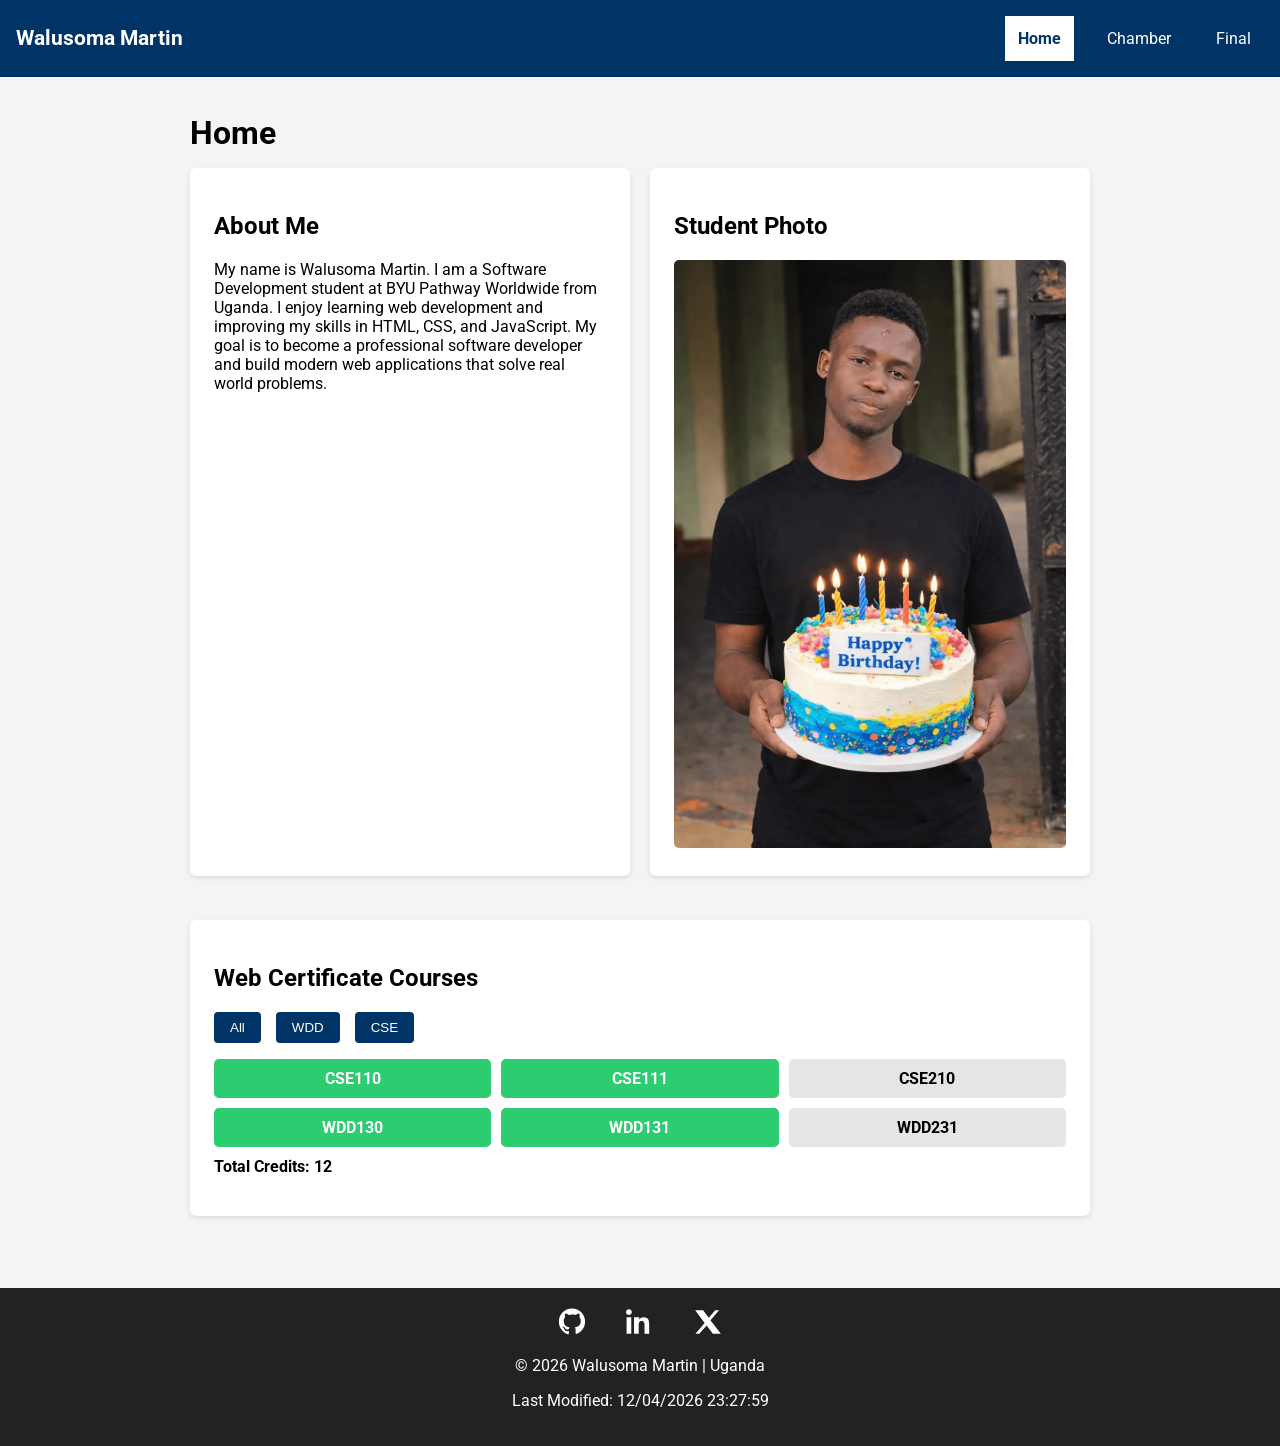
<file: index.html>
<!DOCTYPE html>
<html lang="en">
<head>

<meta charset="UTF-8">
<meta name="viewport" content="width=device-width, initial-scale=1.0">

<title>WDD231 Course Home | Walusoma Martin</title>

<meta name="description" content="Home page for Walusoma Martin, Software Development student at BYU Pathway Worldwide.">

<meta name="author" content="Walusoma Martin">

<link rel="preconnect" href="https://fonts.googleapis.com">
<link rel="preconnect" href="https://fonts.gstatic.com" crossorigin>
<link href="https://fonts.googleapis.com/css2?family=Roboto:wght@300;400;700&display=swap" rel="stylesheet">

<link rel="stylesheet" href="styles/small.css">
<link rel="stylesheet" href="styles/larger.css">

<script src="scripts/navigation.js" defer></script>
<script src="scripts/date.js" defer></script>
<script src="scripts/course.js" defer></script>

</head>

<body>

<header>

<div class="logo">
<span>Walusoma Martin</span>
</div>

<button id="menu">☰</button>

<nav>
<ul class="navigation">

<li><a class="active" href="index.html">Home</a></li>
<li><a href="chamber/directory.html">Chamber</a></li>
<li><a href="final/index.html">Final</a></li>

</ul>
</nav>

</header>

<main>

<h1>Home</h1>
<div class="home-grid">
<section class="card">

<h2>About Me</h2>

<p>
My name is Walusoma Martin. I am a Software Development student at BYU Pathway Worldwide from Uganda. I enjoy learning web development and improving my skills in HTML, CSS, and JavaScript. My goal is to become a professional software developer and build modern web applications that solve real world problems.
</p>

</section>

<section class="card">

<h2>Student Photo</h2>

<img src="images/profile.webp" alt="Photo of Walusoma Martin">

</section>

<section class="card">

<h2>Web Certificate Courses</h2>

<div class="buttons">

<button id="all">All</button>
<button id="wdd">WDD</button>
<button id="cse">CSE</button>

</div>

<div id="courses"></div>

<p class="credits">Total Credits: <span id="totalCredits"></span></p>

</section>
</div>
</main>

<footer>

<div class="social">

<a href="https://github.com/walusoma" target="_blank" aria-label="GitHub Profile">
<svg xmlns="http://www.w3.org/2000/svg" width="28" height="28" fill="white" viewBox="0 0 24 24">
<path d="M12 .5C5.73.5.75 5.48.75 11.75c0 5.02 3.26 9.27 7.78 10.77.57.1.78-.25.78-.55v-2.17c-3.16.69-3.83-1.53-3.83-1.53-.52-1.32-1.27-1.67-1.27-1.67-1.04-.71.08-.7.08-.7 1.15.08 1.75 1.18 1.75 1.18 1.02 1.74 2.67 1.24 3.32.95.1-.74.4-1.24.72-1.52-2.52-.29-5.17-1.26-5.17-5.62 0-1.24.44-2.26 1.17-3.06-.12-.29-.51-1.47.11-3.07 0 0 .96-.31 3.15 1.17a10.9 10.9 0 012.87-.39c.97 0 1.95.13 2.87.39 2.18-1.48 3.14-1.17 3.14-1.17.63 1.6.24 2.78.12 3.07.73.8 1.16 1.82 1.16 3.06 0 4.37-2.66 5.33-5.19 5.61.41.35.77 1.03.77 2.08v3.08c0 .31.2.66.79.55A11.27 11.27 0 0023.25 11.75C23.25 5.48 18.27.5 12 .5z"/>
</svg>
</a>

<a href="https://www.linkedin.com/in/walusoma-martin" target="_blank" aria-label="LinkedIn Profile">
<svg xmlns="http://www.w3.org/2000/svg" width="28" height="28" fill="white" viewBox="0 0 24 24">
<path d="M4.98 3.5C4.98 4.88 3.87 6 2.49 6S0 4.88 0 3.5 1.11 1 2.49 1s2.49 1.12 2.49 2.5zM.5 8h4v14h-4V8zm7 0h3.8v1.9h.05c.53-1 1.83-2.05 3.76-2.05 4.02 0 4.76 2.65 4.76 6.1V22h-4v-6.98c0-1.66-.03-3.8-2.31-3.8-2.31 0-2.67 1.8-2.67 3.67V22h-4V8z"/>
</svg>
</a>

<a href="https://x.com/Da_Artin256" target="_blank" aria-label="X Profile">
<svg xmlns="http://www.w3.org/2000/svg" width="28" height="28" fill="white" viewBox="0 0 24 24">
<path d="M18.244 2H21.5l-7.4 8.46L23 22h-6.828l-5.35-7.007L4.5 22H1.244l7.92-9.053L1 2h6.828l4.84 6.35L18.244 2z"/>
</svg>
</a>

</div>

<p>© <span id="year"></span> Walusoma Martin | Uganda</p>

<p>Last Modified: <span id="lastModified"></span></p>

</footer>

</body>
</html>
</file>
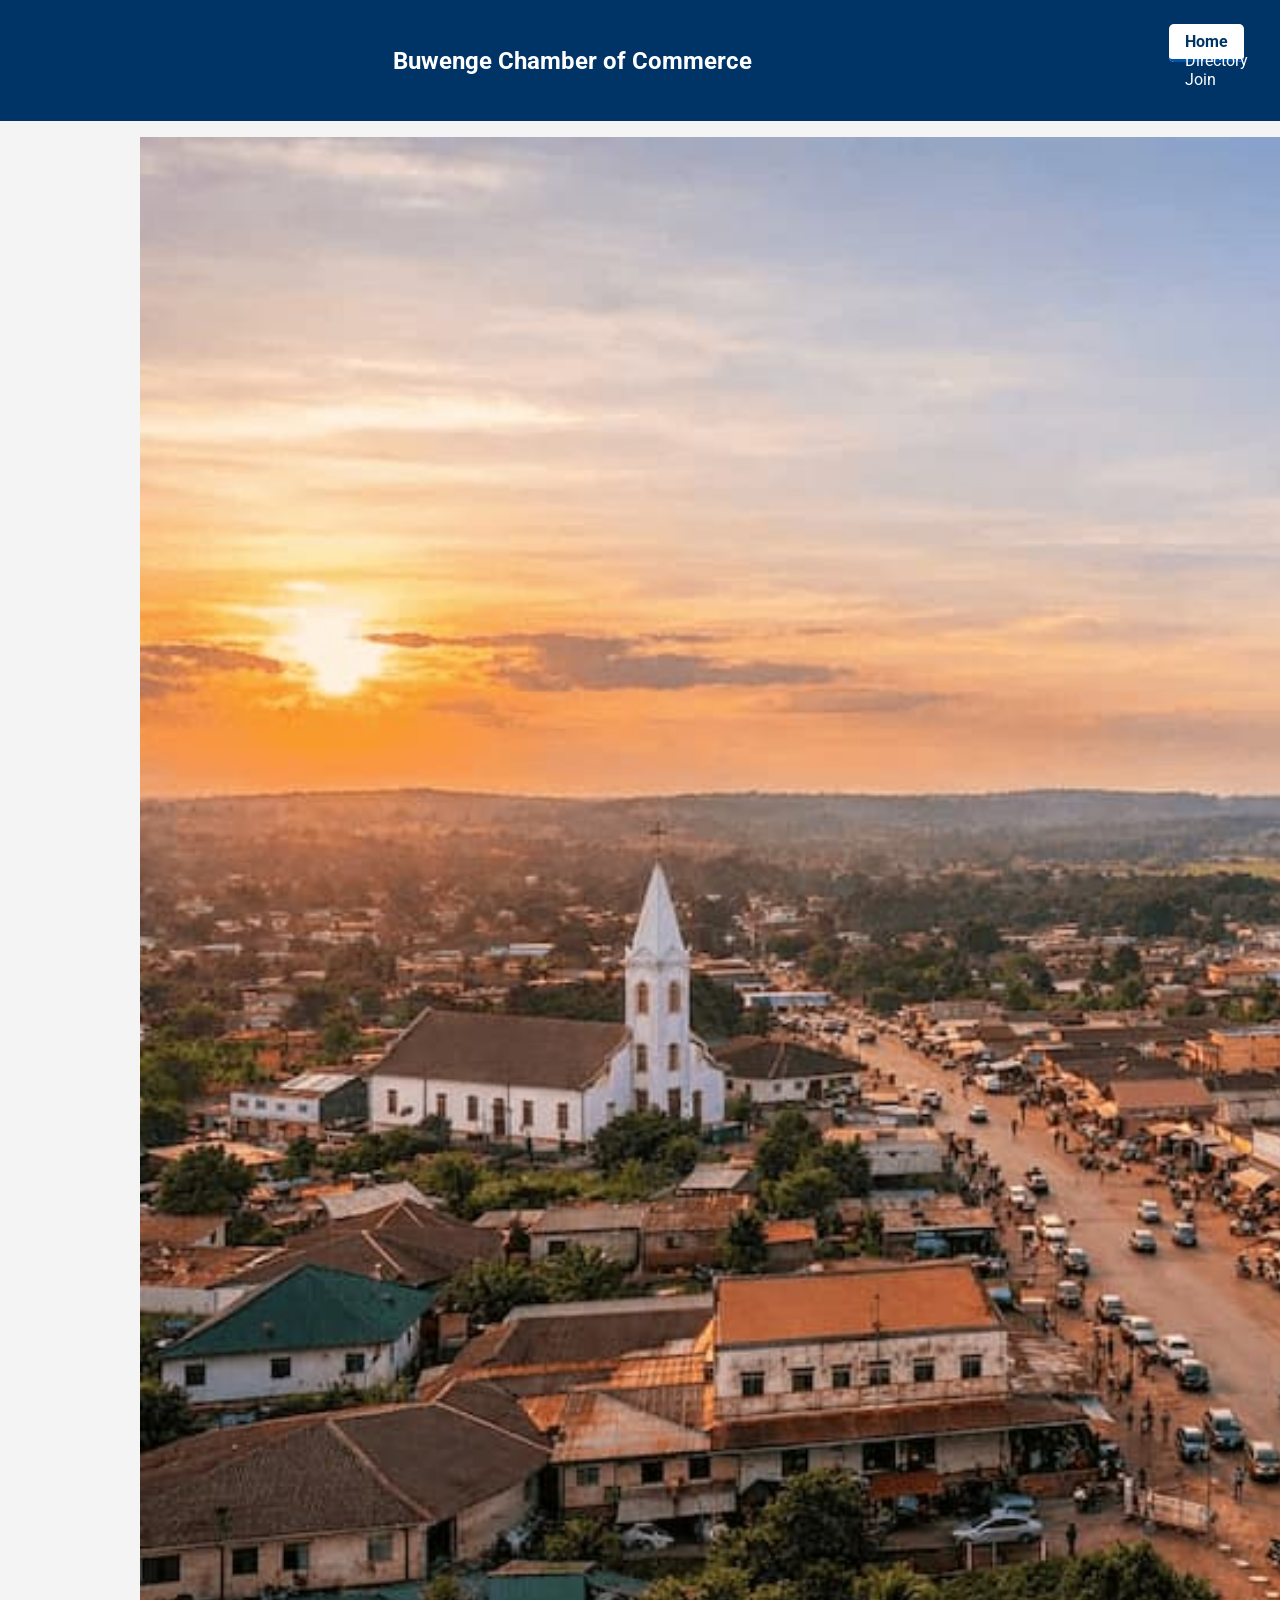
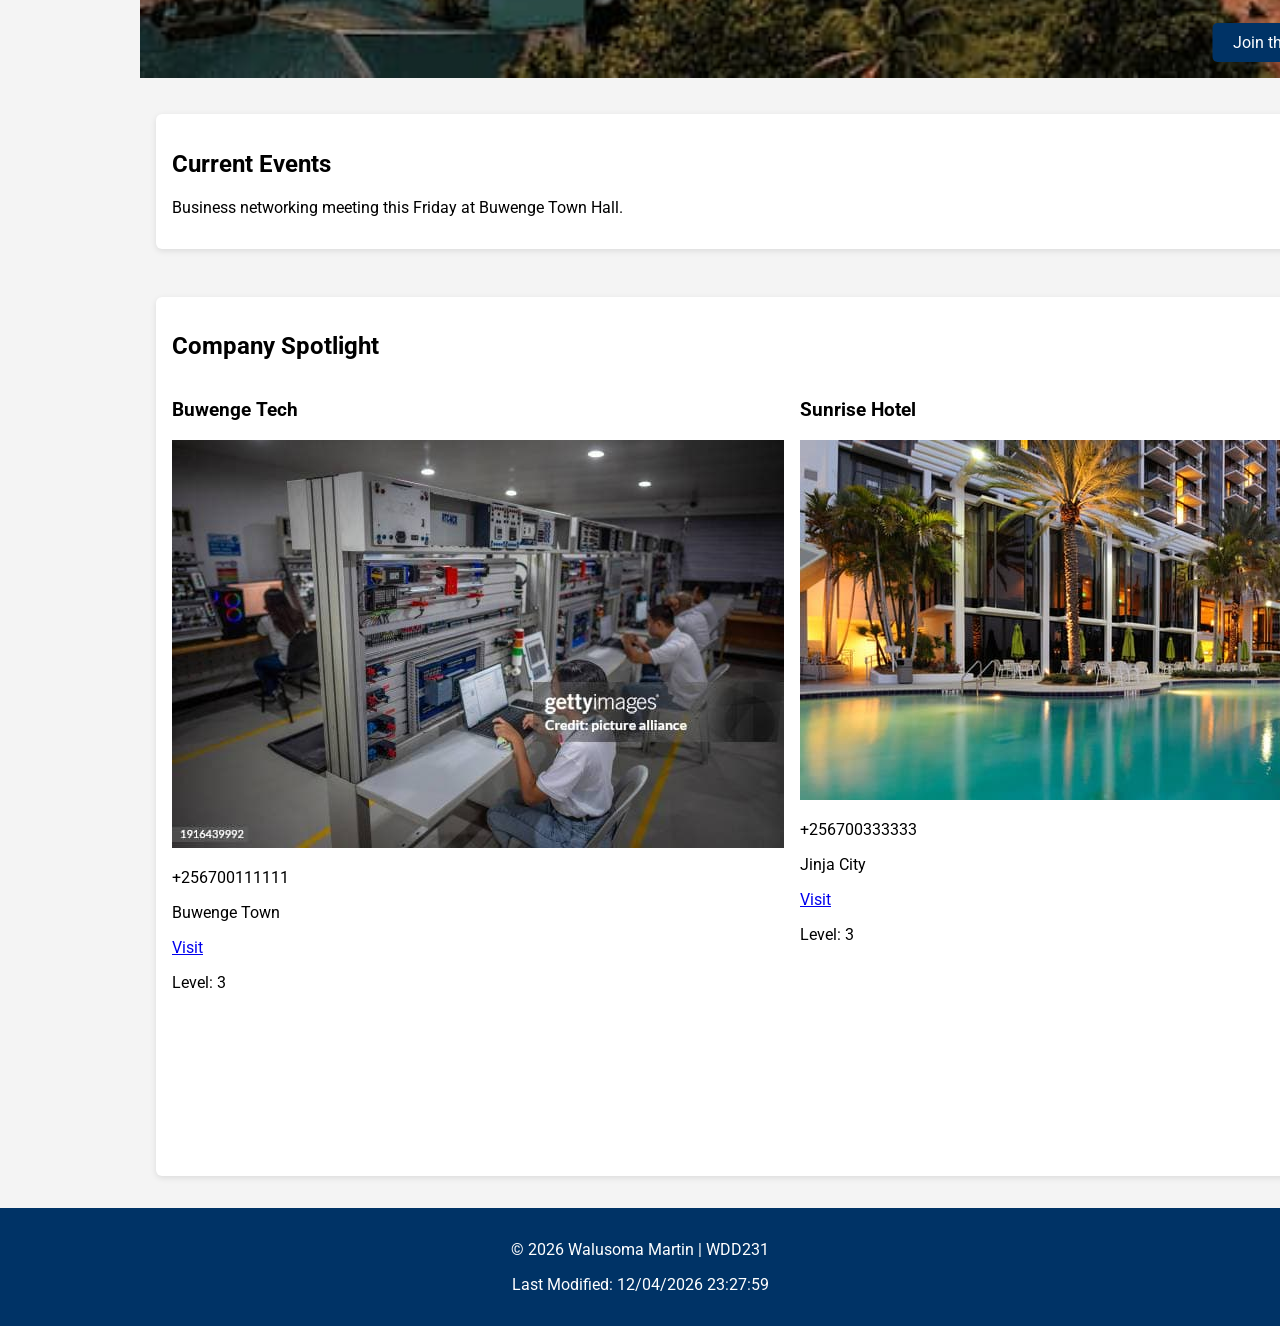
<file: chamber/index.html>
<!DOCTYPE html>
<html lang="en">
<head>
<meta charset="UTF-8">
<meta name="viewport" content="width=device-width, initial-scale=1.0">

<title>Buwenge Chamber of Commerce</title>
<meta name="description" content="Welcome to Buwenge Chamber of Commerce. Discover businesses, events, and opportunities.">
<meta name="author" content="Walusoma Martin">

<meta property="og:title" content="Buwenge Chamber of Commerce Home">
<meta property="og:description" content="Explore businesses, events, and opportunities in Buwenge with our Chamber of Commerce.">
<meta property="og:image" content="https://walusoma.github.io/wdd231/chamber/images/hero.jpg">
<meta property="og:url" content="https://walusoma.github.io/wdd231/chamber/index.html">

<link rel="preconnect" href="https://fonts.googleapis.com">
<link rel="preconnect" href="https://fonts.gstatic.com" crossorigin>
<link href="https://fonts.googleapis.com/css2?family=Roboto&display=swap" rel="stylesheet">

<link rel="icon" href="images/favicon.ico">

<link rel="stylesheet" href="styles/small.css">
<link rel="stylesheet" href="styles/larger.css">

<script src="scripts/navigation.js" defer></script>
<script src="scripts/date.js" defer></script>
<script src="scripts/weather.js" defer></script>
<script src="scripts/spotlight.js" defer></script>

</head>

<body>

<header>
  <h1>Buwenge Chamber of Commerce</h1>

  <button id="menu">☰</button>

  <nav>
    <ul class="navigation">
      <li><a href="index.html" class="active">Home</a></li>
      <li><a href="directory.html">Directory</a></li>
      <li><a href="join.html">Join</a></li>
    </ul>
  </nav>
</header>

<main>

<section class="hero">
  <img src="images/hero.jpg" alt="View of Buwenge town">

  <a href="join.html" class="cta">Join the Chamber</a>
</section>

<section class="card">
  <h2>Current Events</h2>
  <p>Business networking meeting this Friday at Buwenge Town Hall.</p>
</section>

<section class="card">
  <h2>Weather</h2>
  <p id="temp"></p>
  <p id="desc"></p>
  <div id="forecast"></div>
</section>

<section class="card">
  <h2>Company Spotlight</h2>
  <div id="spotlights"></div>
</section>

</main>

<footer>
  <p>&copy; <span id="year"></span> Walusoma Martin | WDD231</p>
  <p>Last Modified: <span id="lastModified"></span></p>
</footer>

</body>
</html>
</file>
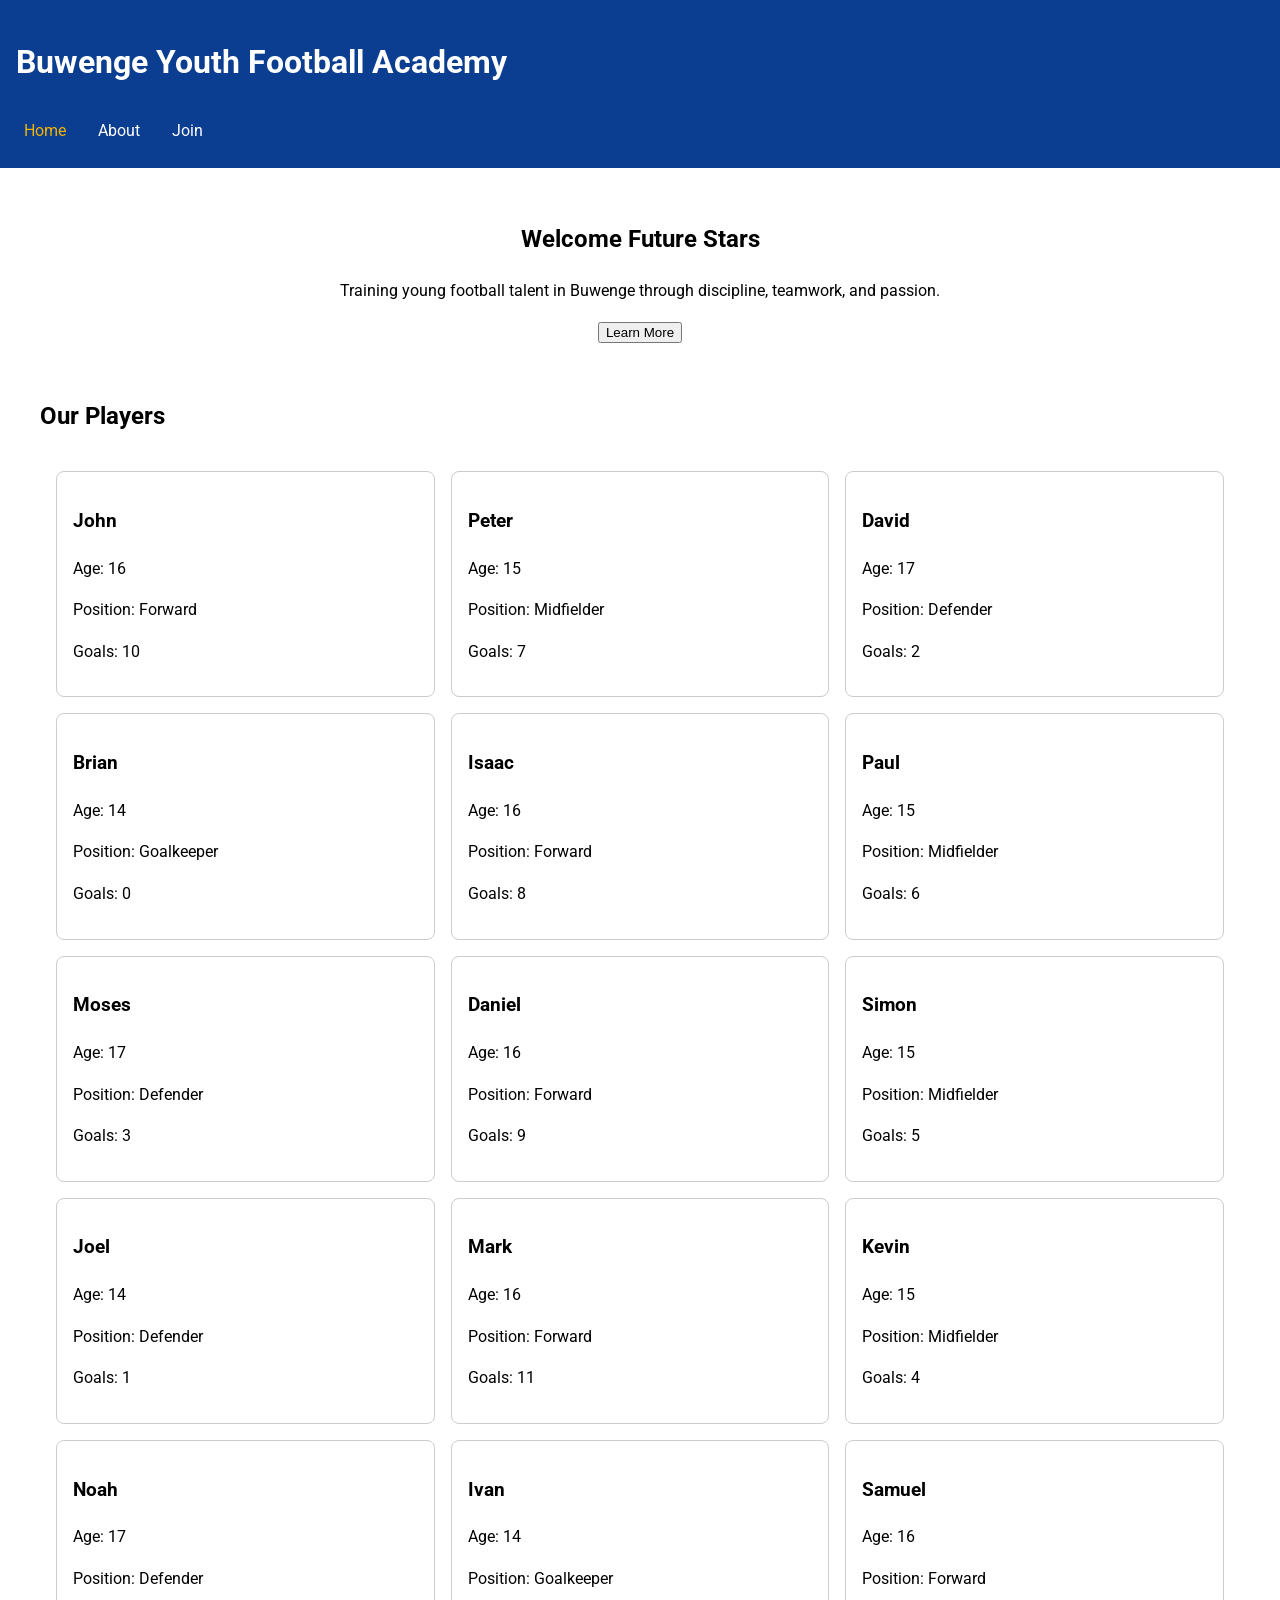
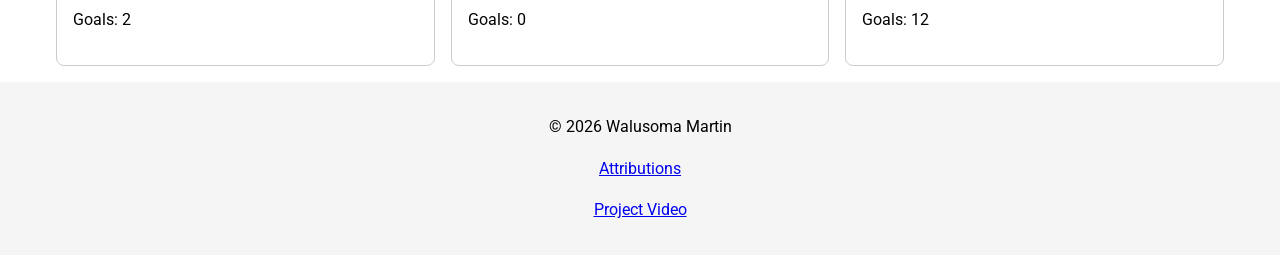
<file: finalproject/index.html>
<!DOCTYPE html>
<html lang="en">
<head>
  <meta charset="UTF-8">
  <meta name="viewport" content="width=device-width,initial-scale=1.0">
  <title>Buwenge Youth Football Academy | Home</title>

  <meta name="description" content="Buwenge Youth Football Academy helps young players grow their football skills through training, teamwork, and academy updates.">
  <meta name="author" content="Walusoma Martin">

  <!-- Open Graph -->
  <meta property="og:title" content="Buwenge Youth Football Academy Home">
  <meta property="og:description" content="Join Buwenge Youth Football Academy for training, teamwork, and player growth.">
  <meta property="og:type" content="website">
  <meta property="og:image" content="https://walusoma.github.io/wdd231/finalproject/images/football.png">
  <meta property="og:url" content="https://walusoma.github.io/wdd231/finalproject/index.html">

  <!-- Favicon -->
  <link rel="icon" href="images/football.png">

  <!-- Google Fonts -->
  <link rel="preconnect" href="https://fonts.googleapis.com">
  <link rel="preconnect" href="https://fonts.gstatic.com" crossorigin>
  <link href="https://fonts.googleapis.com/css2?family=Roboto:wght@400;700&display=swap" rel="stylesheet">

  <!-- Main CSS -->
  <link rel="stylesheet" href="styles/styles.css">
  <link rel="stylesheet" href="styles/large.css">

  <script type="module" src="scripts/main.js"></script>
  <script type="module" src="scripts/players.js"></script>
</head>
<body>
  <header>
    <h1>Buwenge Youth Football Academy</h1>
    <button id="menuBtn" aria-label="Open menu">☰</button>
    <nav id="navMenu">
      <a href="index.html" class="active">Home</a>
      <a href="about.html">About</a>
      <a href="join.html">Join</a>
    </nav>
  </header>

  <main>
    <section class="hero">
      <h2>Welcome Future Stars</h2>
      <p>Training young football talent in Buwenge through discipline, teamwork, and passion.</p>
      <button id="openModal">Learn More</button>
    </section>

    <section>
      <h2>Our Players</h2>
      <div id="players" class="grid"></div>
    </section>

    <dialog id="infoModal">
      <h3>Academy Mission</h3>
      <p>We help young athletes develop football skills and life discipline.</p>
      <button id="closeModal">Close</button>
    </dialog>
  </main>

  <footer>
    <p>&copy; 2026 Walusoma Martin</p>
    <p><a href="attributions.html">Attributions</a></p>
    <p><a href="https://youtu.be/AZ4dZt2Y5oA" target="_blank">Project Video</a></p>
  </footer>
</body>
</html>
</file>
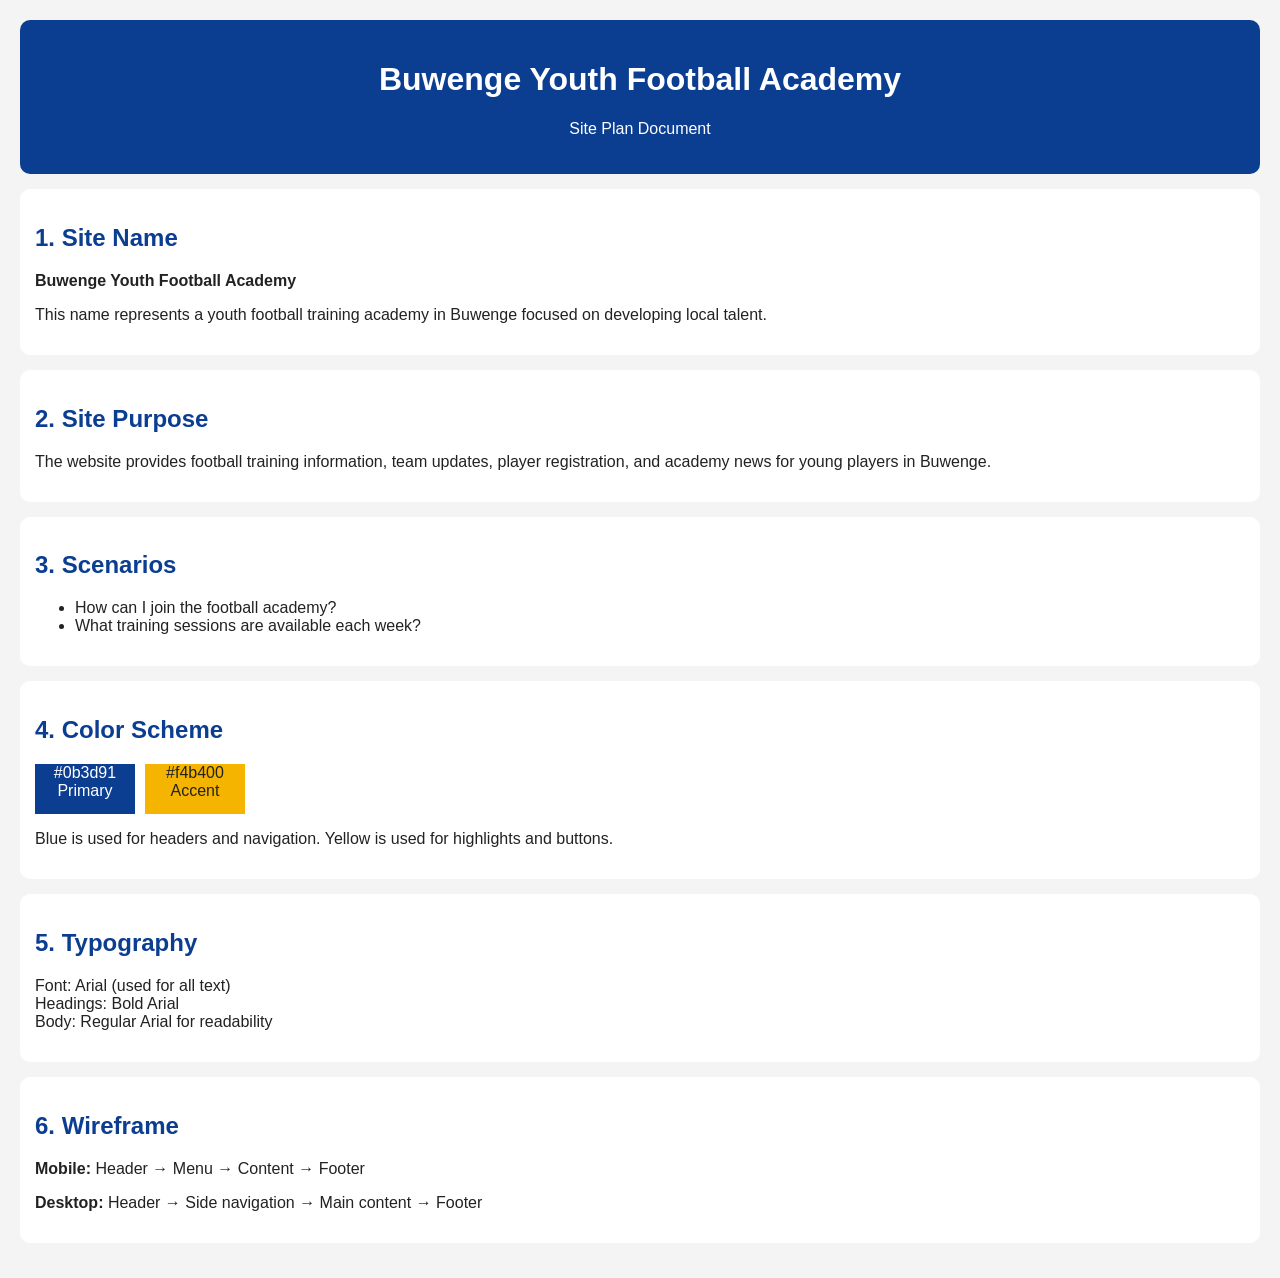
<file: site-plan.html>
<!DOCTYPE html>
<html lang="en">
<head>
  <meta charset="UTF-8">
  <meta name="viewport" content="width=device-width, initial-scale=1.0">

  <title>Buwenge Youth Football Academy | Site Plan</title>

  <meta name="author" content="Walusoma Martin">

  <style>
    body {
      font-family: Arial, sans-serif;
      background: #f4f4f4;
      margin: 0;
      padding: 20px;
      color: #222;
    }

    header {
      background: #0b3d91;
      color: white;
      padding: 20px;
      text-align: center;
      border-radius: 10px;
    }

    section {
      background: white;
      margin: 15px 0;
      padding: 15px;
      border-radius: 10px;
    }

    h2 {
      color: #0b3d91;
    }

    .color-box {
      display: flex;
      gap: 10px;
    }

    .box1 {
      width: 100px;
      height: 50px;
      background: #0b3d91;
      color: white;
      text-align: center;
    }

    .box2 {
      width: 100px;
      height: 50px;
      background: #f4b400;
      text-align: center;
    }
  </style>
</head>

<body>

<header>
  <h1>Buwenge Youth Football Academy</h1>
  <p>Site Plan Document</p>
</header>

<section>
  <h2>1. Site Name</h2>
  <p><strong>Buwenge Youth Football Academy</strong></p>
  <p>This name represents a youth football training academy in Buwenge focused on developing local talent.</p>
</section>

<section>
  <h2>2. Site Purpose</h2>
  <p>
    The website provides football training information, team updates, player registration,
    and academy news for young players in Buwenge.
  </p>
</section>

<section>
  <h2>3. Scenarios</h2>
  <ul>
    <li>How can I join the football academy?</li>
    <li>What training sessions are available each week?</li>
  </ul>
</section>

<section>
  <h2>4. Color Scheme</h2>
  <div class="color-box">
    <div class="box1">#0b3d91<br>Primary</div>
    <div class="box2">#f4b400<br>Accent</div>
  </div>
  <p>
    Blue is used for headers and navigation. Yellow is used for highlights and buttons.
  </p>
</section>

<section>
  <h2>5. Typography</h2>
  <p>
    Font: Arial (used for all text)<br>
    Headings: Bold Arial<br>
    Body: Regular Arial for readability
  </p>
</section>

<section>
  <h2>6. Wireframe</h2>
  <p><strong>Mobile:</strong> Header → Menu → Content → Footer</p>
  <p><strong>Desktop:</strong> Header → Side navigation → Main content → Footer</p>
</section>

</body>
</html>
</file>
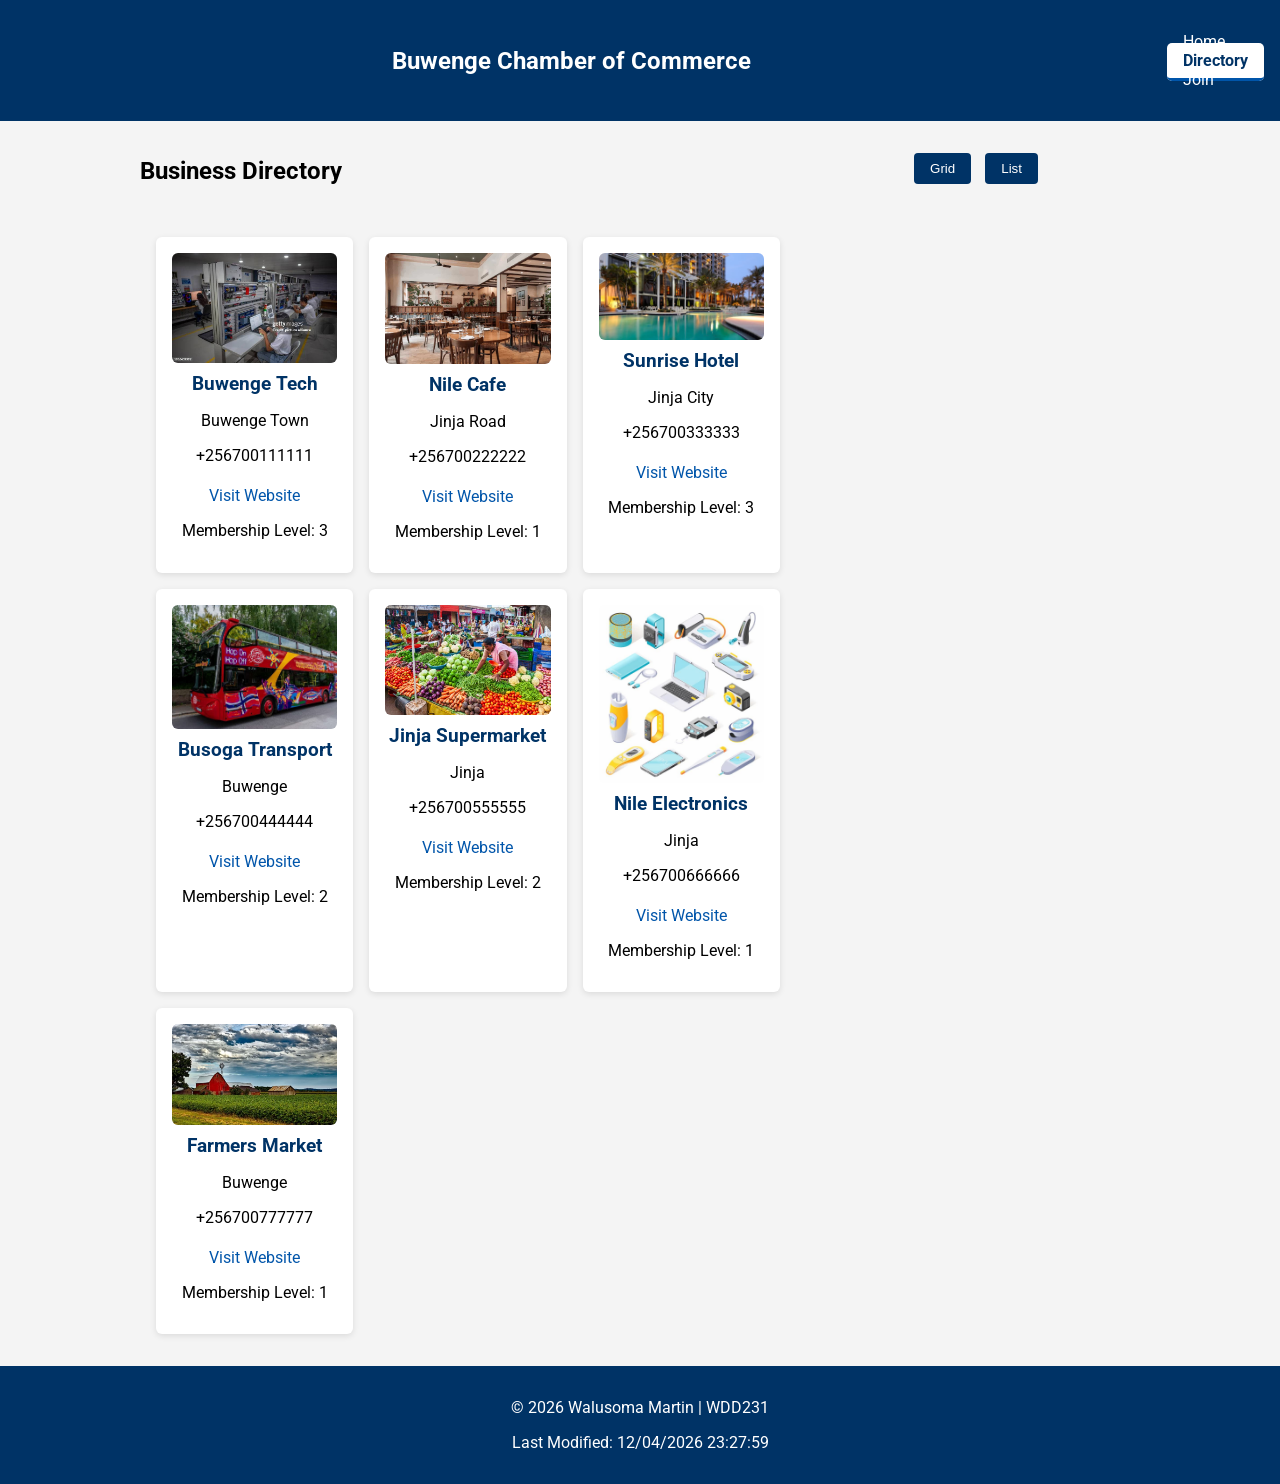
<file: chamber/directory.html>
<!DOCTYPE html>
<html lang="en">
<head>
  <meta charset="UTF-8">
  <meta name="viewport" content="width=device-width, initial-scale=1.0">

  <title>Buwenge Chamber Directory</title>
  <meta name="description" content="Explore businesses in Buwenge with our Chamber of Commerce directory.">
  <meta name="author" content="Walusoma Martin">

  <!-- Favicon -->
  <link rel="icon" href="images/favicon.ico">

  <!-- Google Fonts -->
  <link rel="preconnect" href="https://fonts.googleapis.com">
  <link rel="preconnect" href="https://fonts.gstatic.com" crossorigin>
  <link href="https://fonts.googleapis.com/css2?family=Roboto&display=swap" rel="stylesheet">

  <!-- Styles -->
  <link rel="stylesheet" href="styles/small.css">
  <link rel="stylesheet" href="styles/larger.css">

  <!-- social sharing  -->
  <meta property="og:title" content="Buwenge Chamber of Commerce Directory">
  <meta property="og:description" content="Discover local businesses in Buwenge through our Chamber of Commerce directory.">
  <meta property="og:image" content="https://walusoma.github.io/wdd231/chamber/images/tech.jpg">
  <meta property="og:url" content="https://walusoma.github.io/wdd231/chamber/directory.html">

  <!-- Scripts -->
  <script src="scripts/directory.js" defer></script>
  <script src="scripts/navigation.js" defer></script>
  <script src="scripts/date.js" defer></script>
</head>

<body>
  <header>

    <h1>Buwenge Chamber of Commerce</h1>

    <button id="menu">☰</button>

    <nav>
      <ul class="navigation">

        <li><a href="index.html">Home</a></li>
        <li><a href="directory.html" class="active">Directory</a></li>
        <li><a href="join.html">Join</a></li>
        
      </ul>
    </nav>

  </header>

  <main>
    <h2>Business Directory</h2>
    <div class="buttons">
      <button id="grid">Grid</button>
      <button id="list">List</button>
    </div>
    <section id="members" class="grid"></section>
  </main>

  <footer>
    <p>&copy; <span id="year"></span> Walusoma Martin | WDD231</p>
    <p>Last Modified: <span id="lastModified"></span></p>
  </footer>
</body>
</html>
</file>
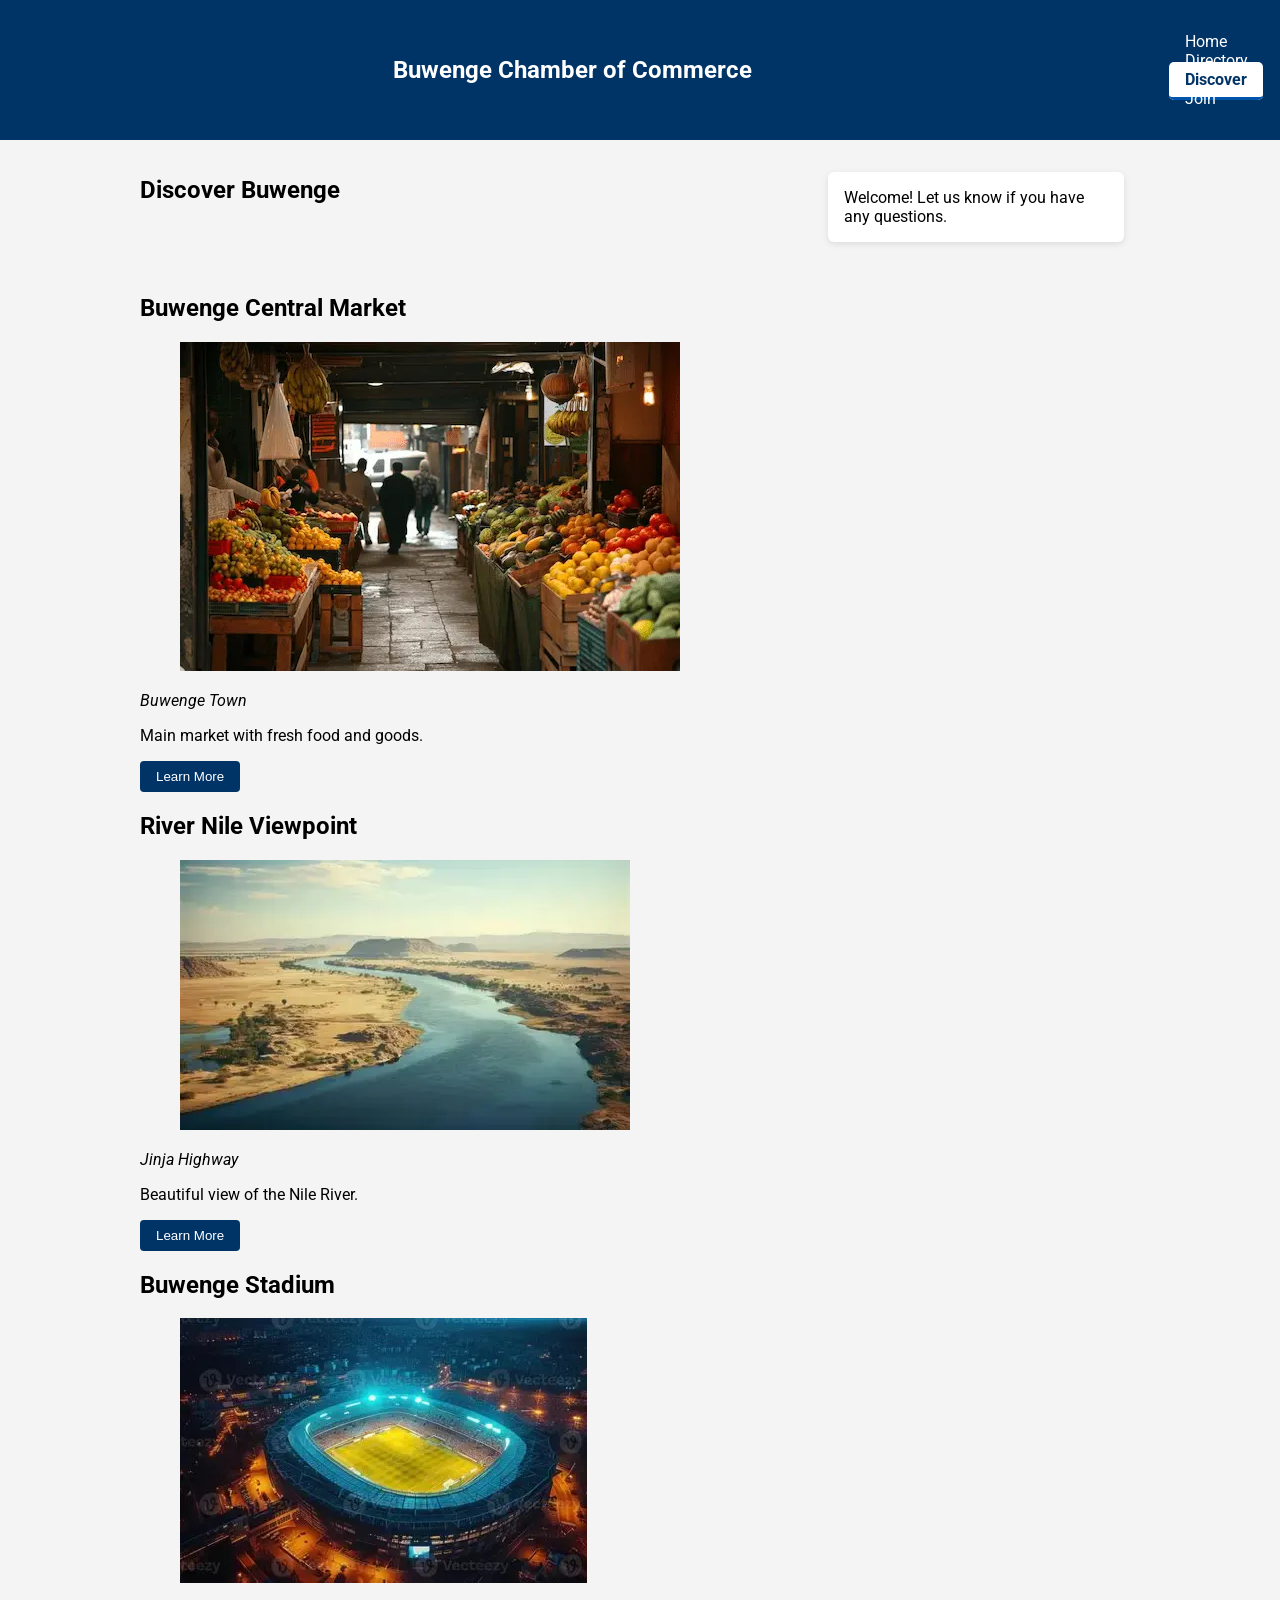
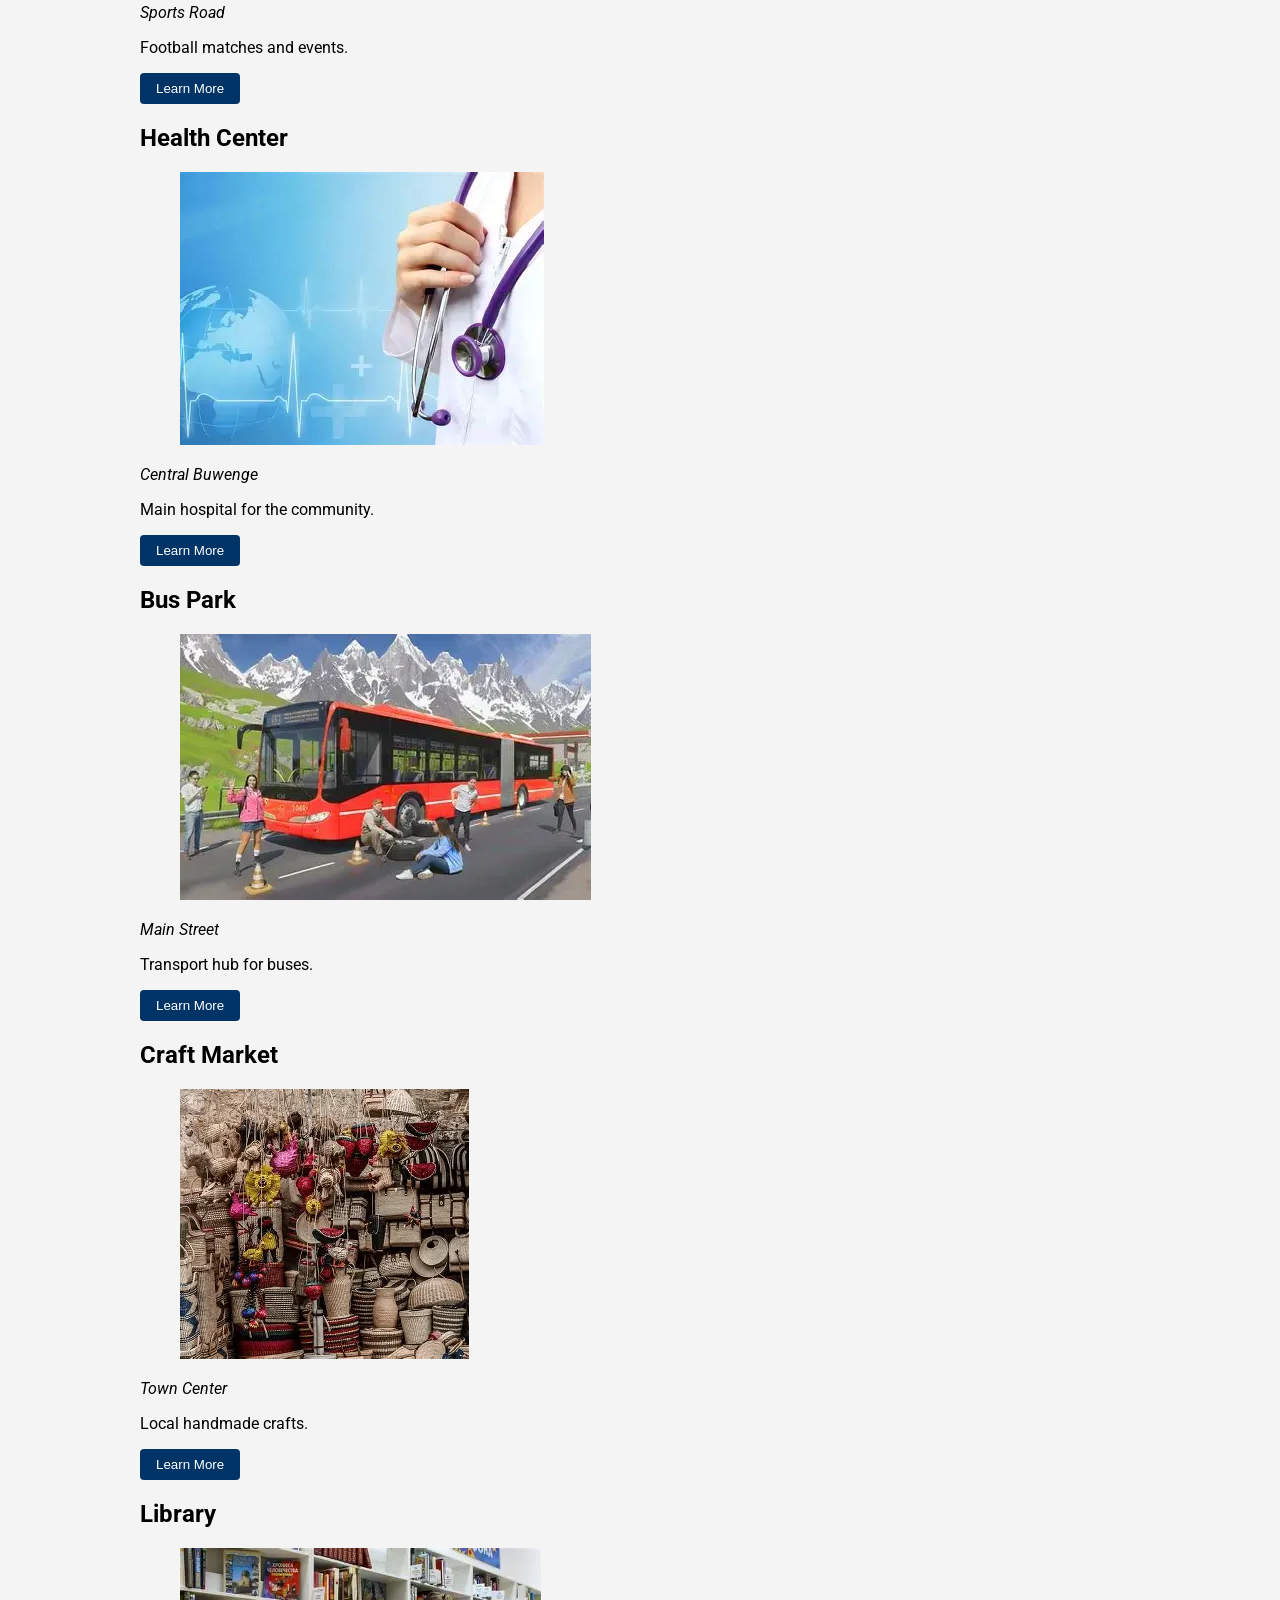
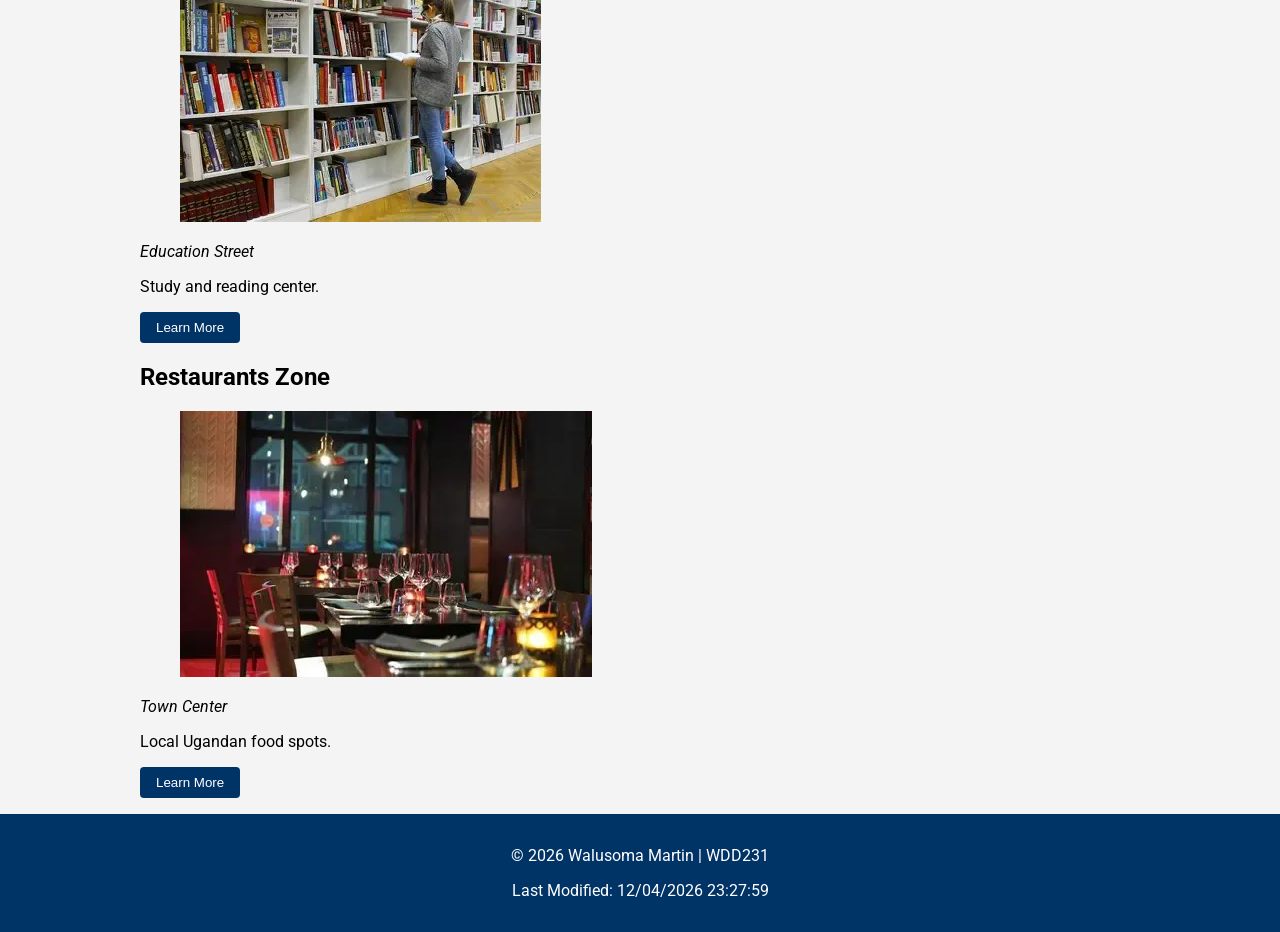
<file: chamber/discover.html>
<!DOCTYPE html>
<html lang="en">
<head>
<meta charset="UTF-8">
<meta name="viewport" content="width=device-width, initial-scale=1.0">

<title>Discover | Buwenge Chamber of Commerce</title>

<meta name="description" content="Explore Buwenge’s top attractions, markets, transport hubs, and community highlights. Discover what makes Buwenge a vibrant place to live and visit.">

<meta name="author" content="Walusoma Martin">

<meta property="og:title" content="Discover Buwenge Chamber of Commerce">
<meta property="og:description" content="Explore attractions, markets, and key places in Buwenge. Learn what makes this town vibrant and welcoming.">
<meta property="og:image" content="https://walusoma.github.io/wdd231/chamber/images/hero.jpg">
<meta property="og:url" content="https://walusoma.github.io/wdd231/chamber/discover.html">

<!-- Favicon -->
<link rel="icon" href="images/favicon.ico">

<!-- Google Fonts -->
<link rel="preconnect" href="https://fonts.googleapis.com">
<link rel="preconnect" href="https://fonts.gstatic.com" crossorigin>
<link href="https://fonts.googleapis.com/css2?family=Roboto&display=swap" rel="stylesheet">

<link rel="stylesheet" href="styles/small.css">
<link rel="stylesheet" href="styles/larger.css">

<script src="scripts/navigation.js" defer></script>
<script src="scripts/discover.js" defer></script>
<script src="scripts/date.js" defer></script>
</head>

<body>

<header>
  <h1>Buwenge Chamber of Commerce</h1>

  <button id="menu">☰</button>

  <nav>
    <ul class="navigation">
      <li><a href="index.html">Home</a></li>
      <li><a href="directory.html">Directory</a></li>
      <li><a href="discover.html" class="active">Discover</a></li>
      <li><a href="join.html">Join</a></li>
    </ul>
  </nav>
</header>

<main>

<h2>Discover Buwenge</h2>

<div id="visit-message" class="card"></div>

<section id="discover-grid"></section>

</main>

<footer>
  <p>&copy; <span id="year"></span> Walusoma Martin | WDD231</p>
  <p>Last Modified: <span id="lastModified"></span></p>
</footer>

</body>
</html>
</file>
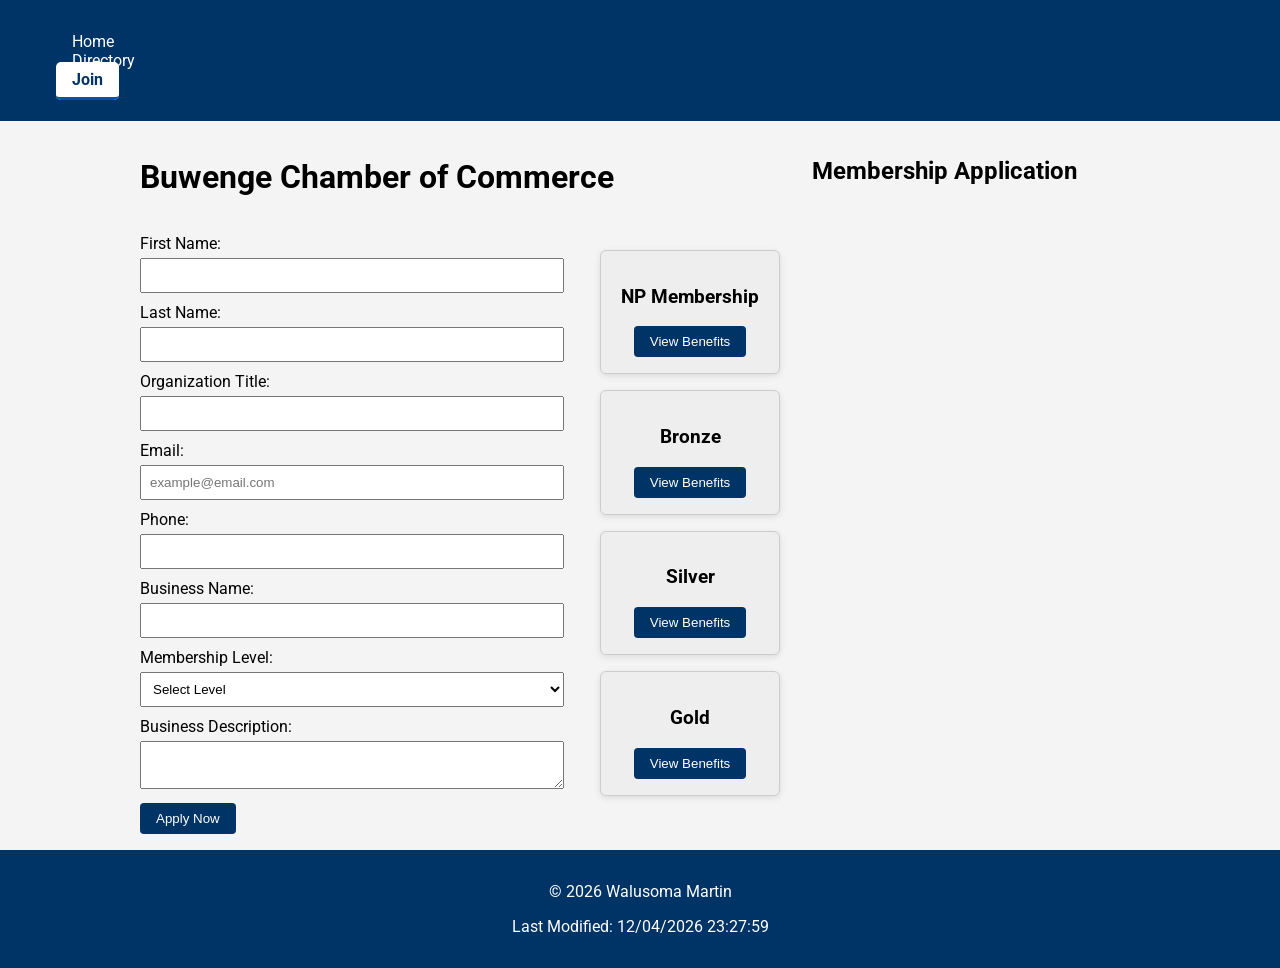
<file: chamber/join.html>
<!DOCTYPE html>
<html lang="en">
<head>
<meta charset="UTF-8">
<meta name="viewport" content="width=device-width, initial-scale=1.0">

<title>Join | Buwenge Chamber</title>
<meta name="description" content="Apply to join the Buwenge Chamber of Commerce and gain access to networking, advertising, and exclusive business opportunities.">
<meta name="author" content="Walusoma Martin">

<link rel="icon" href="images/favicon.ico" type="image/x-icon">

<link rel="stylesheet" href="styles/small.css">
<link rel="stylesheet" href="styles/larger.css">

<meta property="og:title" content="Join the Buwenge Chamber of Commerce">
<meta property="og:description" content="Apply to join the Buwenge Chamber of Commerce and gain access to networking, advertising, and exclusive business opportunities.">
<meta property="og:image" content="https://walusoma.github.io/wdd231/chamber/images/og-image.jpg">
<meta property="og:url" content="https://walusoma.github.io/wdd231/chamber/join.html">

<link rel="preconnect" href="https://fonts.googleapis.com">
<link rel="preconnect" href="https://fonts.gstatic.com" crossorigin>
<link href="https://fonts.googleapis.com/css2?family=Roboto&display=swap" rel="stylesheet">

<script src="scripts/join.js" defer></script>
<script src="scripts/navigation.js" defer></script>
<script src="scripts/date.js" defer></script>
</head>

<body>

<header>

  <button id="menu">☰</button>

  <nav>
    <ul class="navigation">
      <li><a href="index.html">Home</a></li>
      <li><a href="directory.html">Directory</a></li>
      <li><a href="join.html" class="active">Join</a></li>
    </ul>
  </nav>

</header>

<main>
<h1>Buwenge Chamber of Commerce</h1>
<h2>Membership Application</h2>

<div class="join-grid">

<!-- FORM -->
<form method="get" action="thankyou.html">

<label>
First Name:
<input type="text" name="fname" required autocomplete="given-name" title="Enter first name">
</label>

<label>
Last Name:
<input type="text" name="lname" required autocomplete="family-name" title="Enter last name">
</label>

<label>
Organization Title:
<input type="text" name="title"
pattern="[A-Za-z\-\s]{7,}"
title="At least 7 letters, spaces or hyphens only"
autocomplete="organization-title">
</label>

<label>
Email:
<input type="email" name="email" required
autocomplete="email"
placeholder="example@email.com"
title="Enter email address">
</label>

<label>
Phone:
<input type="tel" name="phone" required
autocomplete="tel"
title="Enter phone number">
</label>

<label>
Business Name:
<input type="text" name="business" required
autocomplete="organization"
title="Enter business name">
</label>

<label>
Membership Level:
<select name="membership" required title="Select membership level">
<option value="">Select Level</option>
<option value="np">NP Membership</option>
<option value="bronze">Bronze</option>
<option value="silver">Silver</option>
<option value="gold">Gold</option>
</select>
</label>

<label>
Business Description:
<textarea name="description" title="Describe your business"></textarea>
</label>

<!-- TIMESTAMP -->
<input type="hidden" id="timestamp" name="timestamp">

<button type="submit">Apply Now</button>

</form>

<!-- MEMBERSHIP CARDS -->
<div class="cards">

<div class="card">
<h3>NP Membership</h3>
<button class="modal-btn" data-modal="npModal" aria-label="View NP Membership Benefits">View Benefits</button>
</div>

<div class="card">
<h3>Bronze</h3>
<button class="modal-btn" data-modal="bronzeModal" aria-label="View Bronze Membership Benefits">View Benefits</button>
</div>

<div class="card">
<h3>Silver</h3>
<button class="modal-btn" data-modal="silverModal" aria-label="View Silver Membership Benefits">View Benefits</button>
</div>

<div class="card">
<h3>Gold</h3>
<button class="modal-btn" data-modal="goldModal" aria-label="View Gold Membership Benefits">View Benefits</button>
</div>

</div>

</div>

<dialog id="npModal">
  <p>Free membership for nonprofit organizations.</p>
  <button class="close-btn">Close</button>
</dialog>

<dialog id="bronzeModal">
  <p>Basic advertising and networking opportunities.</p>
  <button class="close-btn">Close</button>
</dialog>

<dialog id="silverModal">
  <p>Includes training, events discounts, and better visibility.</p>
  <button class="close-btn">Close</button>
</dialog>

<dialog id="goldModal">
  <p>Premium advertising, homepage spotlight, and sponsorships.</p>
  <button class="close-btn">Close</button>
</dialog>

</main>

<footer>
<p>&copy; <span id="year"></span> Walusoma Martin</p>
<p>Last Modified: <span id="lastModified"></span></p>
</footer>

</body>
</html>
</file>
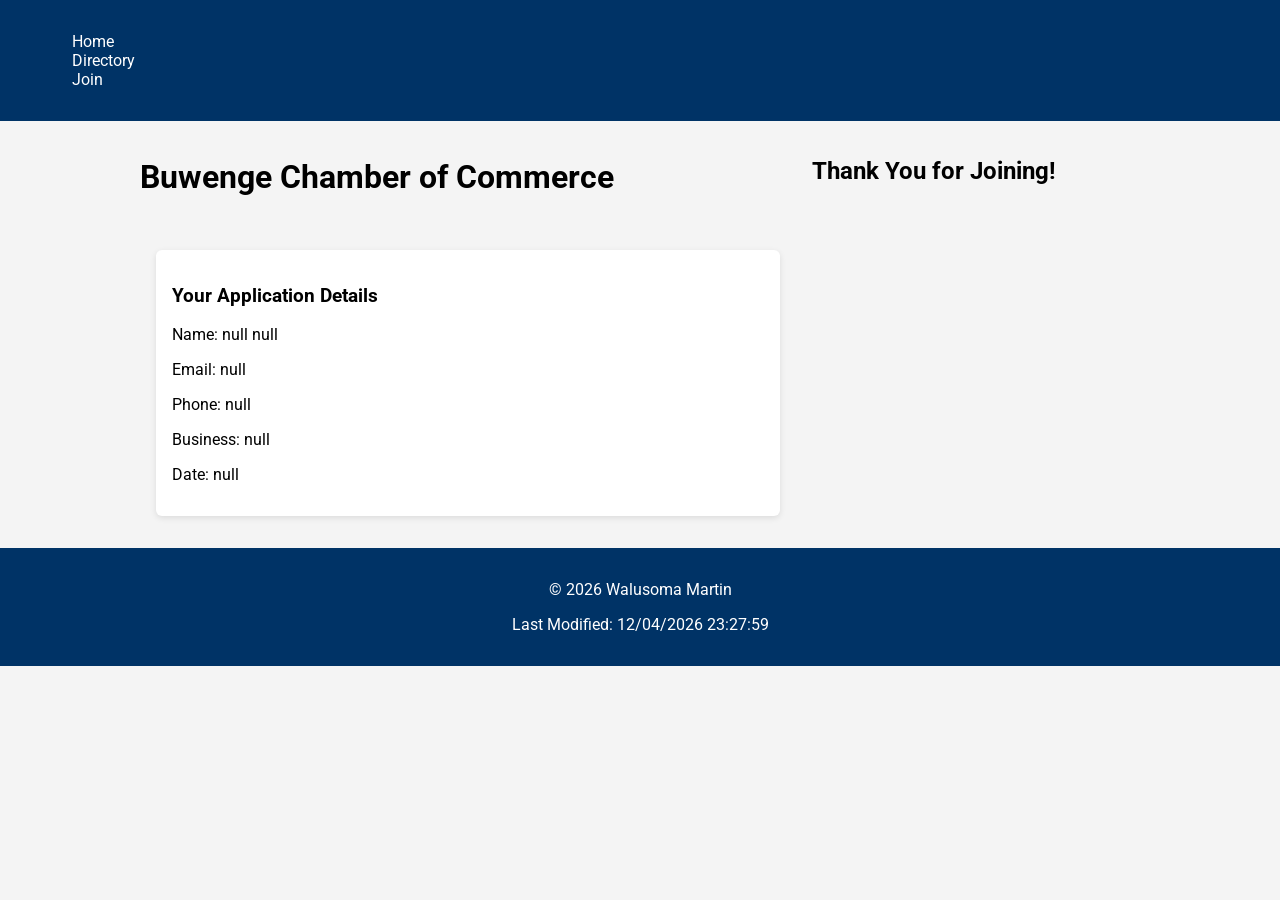
<file: chamber/thankyou.html>
<!DOCTYPE html>
<html lang="en">
<head>
<meta charset="UTF-8">
<meta name="viewport" content="width=device-width, initial-scale=1.0">

<title>Thank You | Buwenge Chamber</title>
<meta name="description" content="Thank you for joining the Buwenge Chamber of Commerce. We will process your membership promptly.">
<meta name="author" content="Walusoma Martin">

<link rel="icon" href="images/favicon.ico" type="image/x-icon">

<link rel="preconnect" href="https://fonts.googleapis.com">
<link rel="preconnect" href="https://fonts.gstatic.com" crossorigin>
<link href="https://fonts.googleapis.com/css2?family=Roboto&display=swap" rel="stylesheet">

<meta property="og:title" content="Thank You for Joining the Buwenge Chamber of Commerce">
<meta property="og:description" content="Thank you for applying to join the Buwenge Chamber of Commerce. We appreciate your interest and will process your membership promptly.">
<meta property="og:image" content="https://walusoma.github.io/wdd231/chamber/images/og-image.jpg">
<meta property="og:url" content="https://walusoma.github.io/wdd231/chamber/thankyou.html">

<link rel="stylesheet" href="styles/small.css">
<link rel="stylesheet" href="styles/larger.css">

<script src="scripts/thankyou.js" defer></script>
<script src="scripts/navigation.js" defer></script>
<script src="scripts/date.js" defer></script>
</head>

<body>

<header>
  <button id="menu">☰</button>

  <nav>
    <ul class="navigation">
      <li><a href="index.html">Home</a></li>
      <li><a href="directory.html">Directory</a></li>
      <li><a href="join.html">Join</a></li>
    </ul>
  </nav>
</header>

<main>
<h1>Buwenge Chamber of Commerce</h1>
<h2>Thank You for Joining!</h2>

<section class="card">
  <h3>Your Application Details</h3>
  <div id="results"></div>
</section>

</main>

<footer>
<p>&copy; <span id="year"></span> Walusoma Martin</p>
<p>Last Modified: <span id="lastModified"></span></p>
</footer>

</body>
</html>
</file>
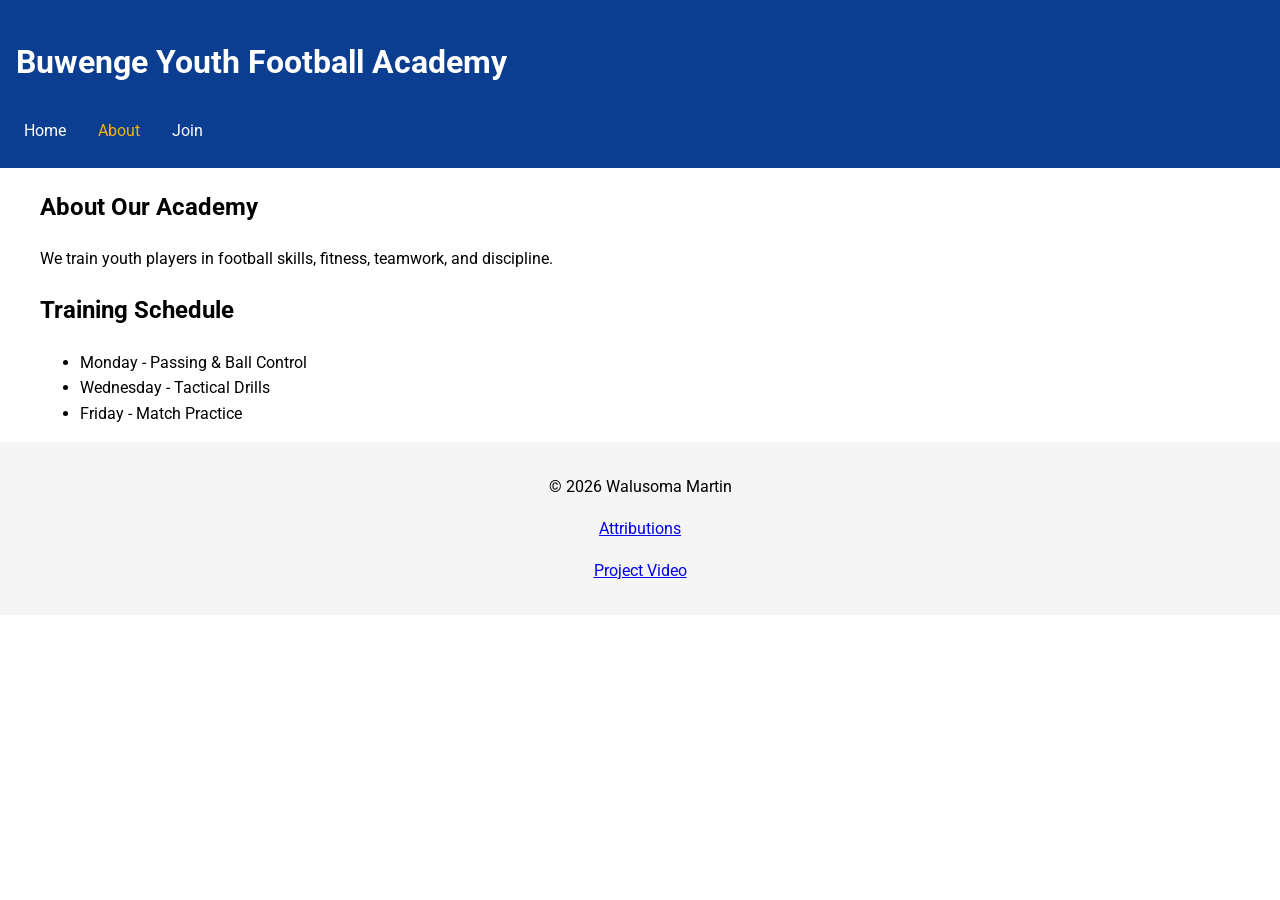
<file: finalproject/about.html>
<!DOCTYPE html>
<html lang="en">
<head>
  <meta charset="UTF-8">
  <meta name="viewport" content="width=device-width,initial-scale=1.0">
  <title>About | Buwenge Youth Football Academy</title>

  <meta name="description" content="Learn about the academy mission, training schedule, and youth football development in Buwenge.">
  <meta name="author" content="Walusoma Martin">

  <meta property="og:title" content="About Buwenge Youth Football Academy">
  <meta property="og:description" content="Learn about our football academy mission, training schedule, and youth development.">
  <meta property="og:image" content="https://walusoma.github.io/wdd231/finalproject/images/football.png">
  <meta property="og:url" content="https://walusoma.github.io/wdd231/finalproject/about.html">

  <link rel="icon" href="images/football.png">

  <link rel="preconnect" href="https://fonts.googleapis.com">
  <link rel="preconnect" href="https://fonts.gstatic.com" crossorigin>
  <link href="https://fonts.googleapis.com/css2?family=Roboto:wght@400;700&display=swap" rel="stylesheet">

  <link rel="stylesheet" href="styles/styles.css">
  <link rel="stylesheet" href="styles/large.css">
  <script type="module" src="scripts/main.js"></script>
</head>
<body>
  <header>
    <h1>Buwenge Youth Football Academy</h1>
    <button id="menuBtn">☰</button>
    <nav id="navMenu">
      <a href="index.html">Home</a>
      <a href="about.html" class="active">About</a>
      <a href="join.html">Join</a>
    </nav>
  </header>

  <main>
    <section>
      <h2>About Our Academy</h2>
      <p>We train youth players in football skills, fitness, teamwork, and discipline.</p>
    </section>

    <section>
      <h2>Training Schedule</h2>
      <ul>
        <li>Monday - Passing & Ball Control</li>
        <li>Wednesday - Tactical Drills</li>
        <li>Friday - Match Practice</li>
      </ul>
    </section>
  </main>

  <footer>
    <p>&copy; 2026 Walusoma Martin</p>
    <p><a href="attributions.html">Attributions</a></p>
    <p><a href="https://youtu.be/AZ4dZt2Y5oA" target="_blank">Project Video</a></p>
  </footer>
</body>
</html>
</file>
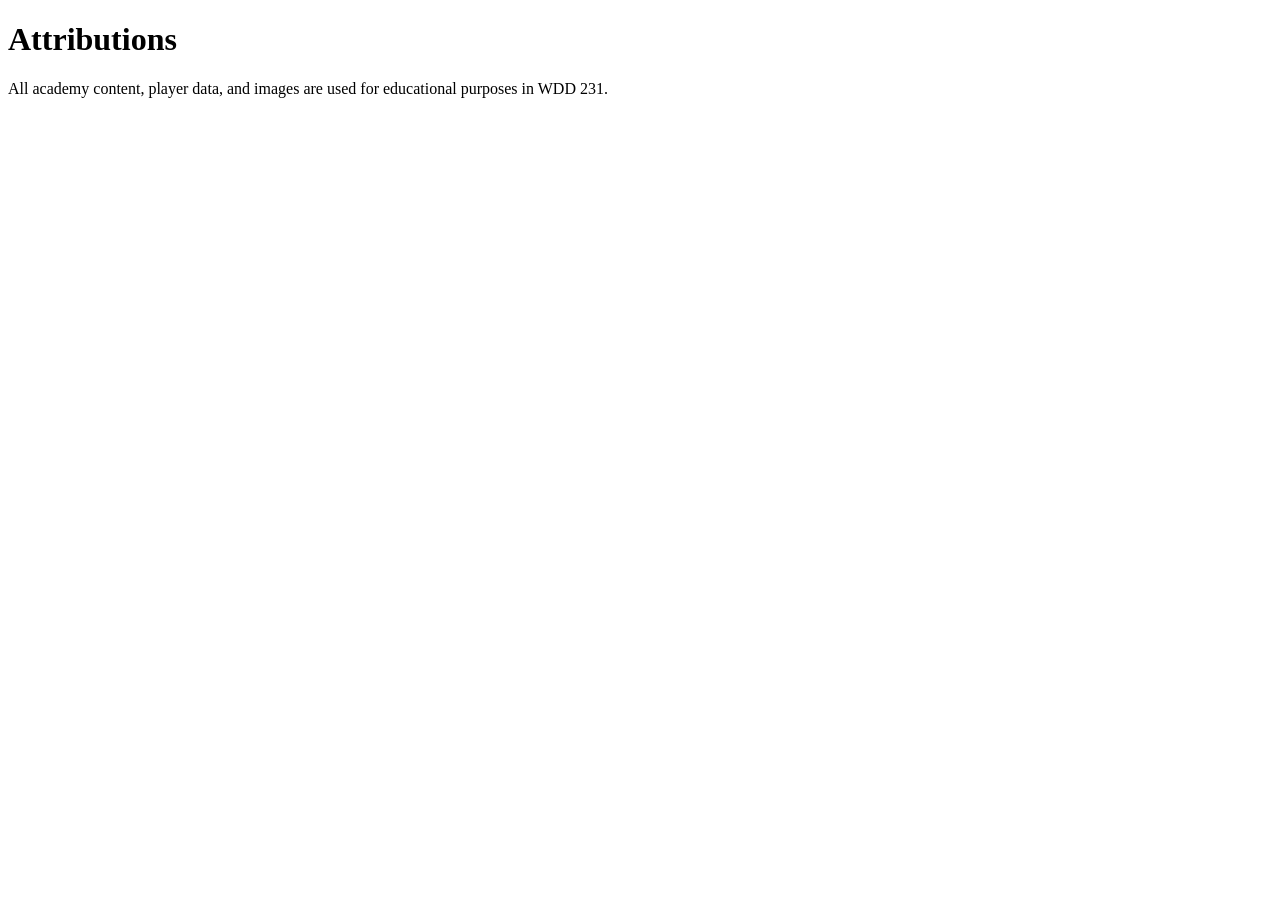
<file: finalproject/attributions.html>
<!DOCTYPE html>
<html lang="en">
<head>
  <meta charset="UTF-8">
  <title>Attributions</title>
</head>
<body>
  <h1>Attributions</h1>
  <p>All academy content, player data, and images are used for educational purposes in WDD 231.</p>
</body>
</html>
</file>
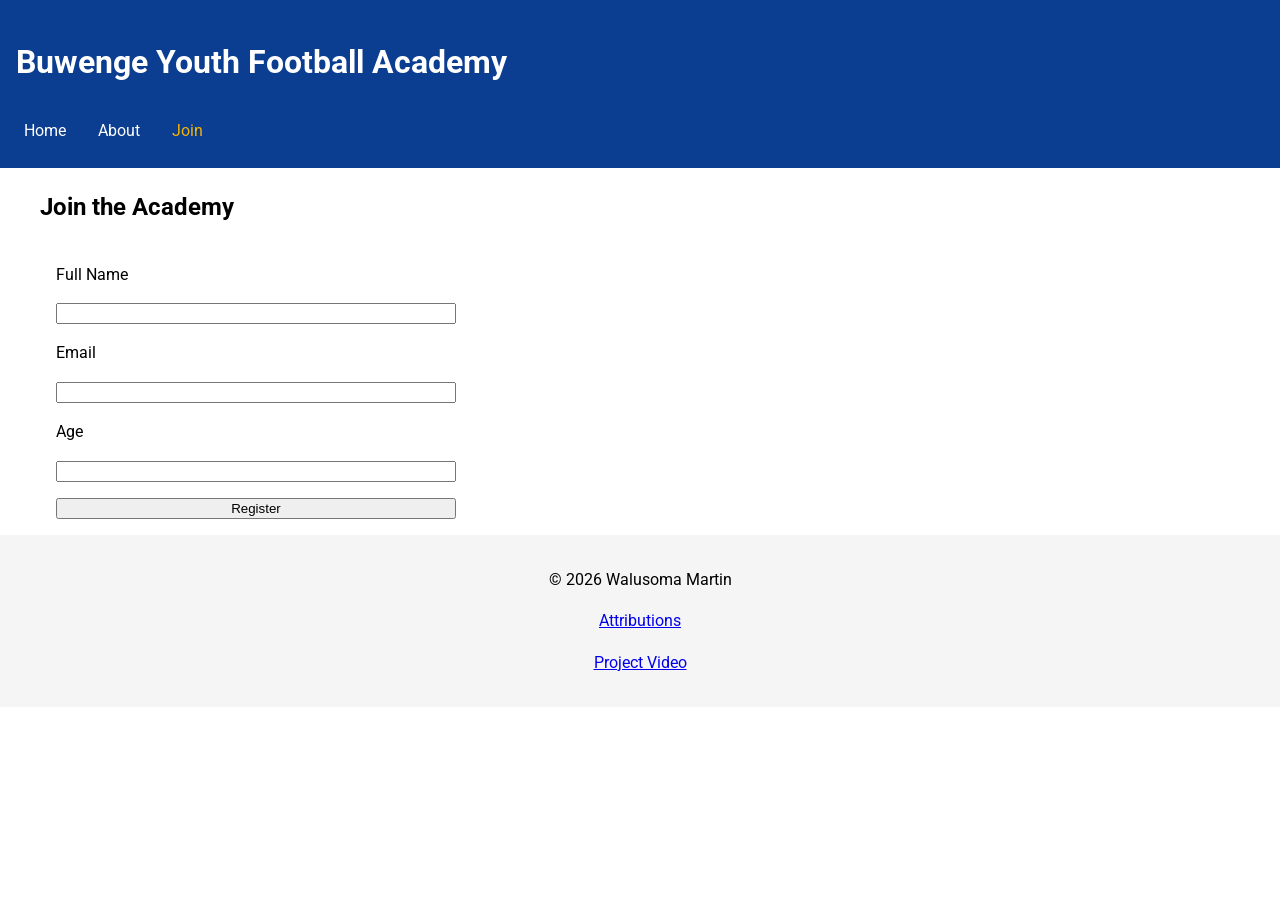
<file: finalproject/join.html>
<!DOCTYPE html>
<html lang="en">
<head>
  <meta charset="UTF-8">
  <meta name="viewport" content="width=device-width,initial-scale=1.0">
  <title>Join | Buwenge Youth Football Academy</title>

  <meta name="description" content="Register to join Buwenge Youth Football Academy and start your football journey.">
  <meta name="author" content="Walusoma Martin">

  <meta property="og:title" content="Join Buwenge Youth Football Academy">
  <meta property="og:description" content="Register online and become part of the academy team.">
  <meta property="og:image" content="https://walusoma.github.io/wdd231/finalproject/images/football.png">
  <meta property="og:url" content="https://walusoma.github.io/wdd231/finalproject/join.html">

  <link rel="icon" href="images/football.png">

  <link rel="preconnect" href="https://fonts.googleapis.com">
  <link rel="preconnect" href="https://fonts.gstatic.com" crossorigin>
  <link href="https://fonts.googleapis.com/css2?family=Roboto:wght@400;700&display=swap" rel="stylesheet">

  <link rel="stylesheet" href="styles/styles.css">
  <link rel="stylesheet" href="styles/large.css">
  <script type="module" src="scripts/main.js"></script>
</head>
<body>
  <header>
    <h1>Buwenge Youth Football Academy</h1>
    <button id="menuBtn">☰</button>
    <nav id="navMenu">
      <a href="index.html">Home</a>
      <a href="about.html">About</a>
      <a href="join.html" class="active">Join</a>
    </nav>
  </header>

  <main>
  <h2>Join the Academy</h2>

  <form action="thanks.html" method="get">
    <label for="name">Full Name</label>
    <input id="name" type="text" name="name" required>

    <label for="email">Email</label>
    <input id="email" type="email" name="email" required>

    <label for="age">Age</label>
    <input id="age" type="number" name="age" required>

    <button type="submit">Register</button>
  </form>
</main>

<footer>
    <p>&copy; 2026 Walusoma Martin</p>
    <p><a href="attributions.html">Attributions</a></p>
    <p><a href="https://youtu.be/AZ4dZt2Y5oA" target="_blank">Project Video</a></p>
</footer>

</body>
</html>
</file>
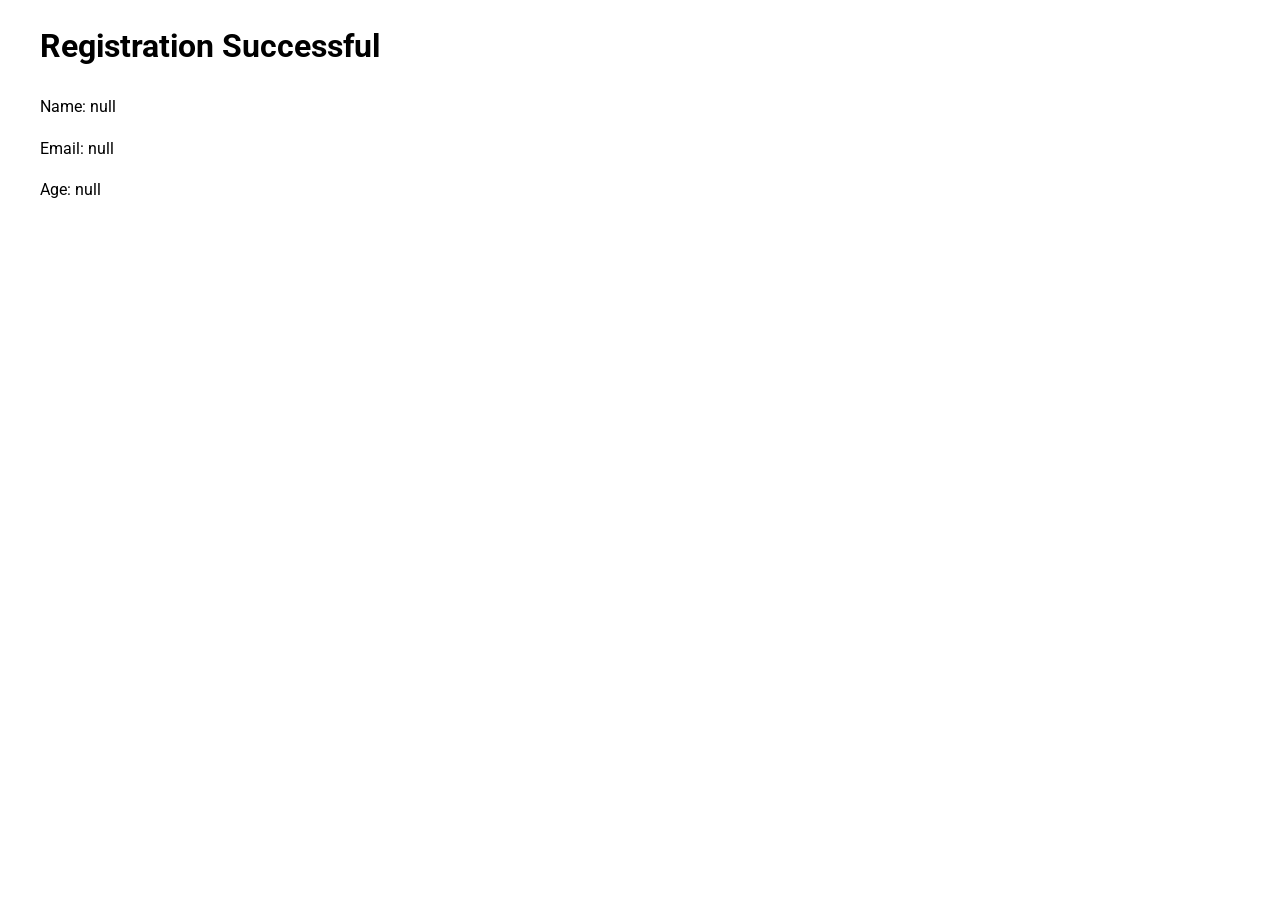
<file: finalproject/thanks.html>
<!DOCTYPE html>
<html lang="en">
<head>
  <meta charset="UTF-8">
  <meta name="viewport" content="width=device-width,initial-scale=1.0">
  <title>Thank You | Buwenge Youth Football Academy</title>

  <meta name="description" content="Thank you for registering with Buwenge Youth Football Academy.">
  <meta name="author" content="Walusoma Martin">

  <meta property="og:title" content="Registration Complete">
  <meta property="og:description" content="Your academy registration was submitted successfully.">
  <meta property="og:image" content="https://walusoma.github.io/wdd231/finalproject/images/football.png">
  <meta property="og:url" content="https://walusoma.github.io/wdd231/finalproject/thanks.html">

  <link rel="icon" href="images/football.png">

  <link rel="preconnect" href="https://fonts.googleapis.com">
  <link rel="preconnect" href="https://fonts.gstatic.com" crossorigin>
  <link href="https://fonts.googleapis.com/css2?family=Roboto:wght@400;700&display=swap" rel="stylesheet">

  <link rel="stylesheet" href="styles/styles.css">
  <link rel="stylesheet" href="styles/large.css">
  <script defer src="scripts/thanks.js"></script>
</head>
<body>
  <main>
    <h1>Registration Successful</h1>
    <div id="results"></div>
  </main>
</body>
</html>
</file>
<file: styles/small.css>
body{
font-family: 'Roboto', sans-serif;
margin:0;
background:#f4f4f4;
}

header{
background:#003366;
color:white;
padding:1rem;
display:flex;
justify-content:space-between;
align-items:center;
}

.logo span{
font-size:1.3rem;
font-weight:bold;
}

#menu{
font-size:1.5rem;
background:none;
border:none;
color:white;
cursor:pointer;
}

.navigation{
display:none;
list-style:none;
padding:0;
margin:0;
}

.navigation.open{
display:block;
}

.navigation li{
border-top:1px solid white;
}

.navigation a{
display:block;
padding:.8rem;
color:white;
text-decoration:none;
}
.navigation a.active{
background:white;
color:#003366;
font-weight:bold;
}

.navigation a:hover{
background:#0055aa;
}

main{
padding:1rem;
max-width:900px;
margin:auto;
}

.home-grid{
display:block;
}

h1{
margin-bottom:1rem;
}

.card{
background:white;
padding:1.5rem;
margin-bottom:1.5rem;
border-radius:6px;
box-shadow:0 2px 5px rgba(0,0,0,0.1);
}

img{
max-width:100%;
border-radius:5px;
}

.photo img{
display:block;
margin:auto;
max-width:250px;
border-radius:5px;
}

.buttons{
margin:1rem 0;
display:flex;
gap:10px;
flex-wrap:wrap;
}

.buttons button{
padding:.5rem 1rem;
margin-right:5px;
border:none;
background:#003366;
color:white;
cursor:pointer;
border-radius:4px;
}

.buttons button:hover{
background:#0055aa;
}

#courses{
display:grid;
gap:10px;
}

.course{
padding:10px;
background: #e5e5e5;
color: #000;
border-radius:5px;
text-align:center;
font-weight:bold;
}

.completed{
background:#2ecc71;
color:white;
}

footer {
  background:#222;
  color:white;
  text-align:center;
  padding:20px;
  margin-top:2rem;
}

.social{
display:flex;
justify-content:center;
gap:20px;
margin-bottom:10px;
}

.social a {
  color:white;
  margin:0 10px;
  text-decoration:none;
  display:inline-block;
  transition:transform .3s ease;
}

.social a:hover{
  transform:scale(1.2);
}

.credits{
margin-top:10px;
font-weight:bold;
}
</file>
<file: styles/larger.css>
@media (min-width:768px){

#menu{
display:none;
}

.navigation{
display:flex;
gap:20px;
}

.navigation li{
border:none;
}

.home-grid{
display:grid;
grid-template-columns:1fr 1fr;
gap:20px;
}

.home-grid .card:last-child{
grid-column:span 2;
}

#courses{
grid-template-columns:repeat(3,1fr);
}

}
</file>
<file: chamber/styles/small.css>
body {
  font-family: 'Roboto', sans-serif;
  margin: 0;
  background: #f4f4f4;
}

header {
  background: #003366;
  color: white;
  padding: 1rem;
  display: flex;
  justify-content: space-between;
  align-items: center;
}

header h1 {
  font-size: 1.5rem;
  margin: 0;
  text-align: center;
  flex: 1;
}

nav {
  display: flex;
  justify-content: center;
  gap: 1rem;
}

nav a {
  color: white;
  text-decoration: none;
  padding: 0.5rem 1rem;
}

nav a.active {
  font-weight: bold;
  background: white;
  color: #003366;
  border-radius: 5px;
  border-bottom: 3px solid #0055aa;
}

#menu {
  display: none;
  background: none;
  border: none;
  color: white;
  font-size: 1.5rem;
  cursor: pointer;
}

.buttons {
  text-align: center;
  margin: 1rem 0;
}

.buttons button {
  padding: 0.5rem 1rem;
  margin: 0 5px;
  border: none;
  background: #003366;
  color: white;
  border-radius: 4px;
  cursor: pointer;
}

.buttons button:hover {
  background: #0055aa;
}

button, .modal-btn {
  padding: 0.5rem 1rem;
  border: none;
  background: #003366;
  color: white;
  border-radius: 4px;
  cursor: pointer;
}

button:hover, .modal-btn:hover {
  background: #0055aa;
}

.navigation {
  list-style: none;
}

.grid {
  display: grid;
  grid-template-columns: 1fr;
  gap: 1rem;
  padding: 1rem;
}

.grid .member-card {
  background: white;
  padding: 1rem;
  border-radius: 6px;
  box-shadow: 0 2px 6px rgba(0, 0, 0, 0.1);
  text-align: center;
}

.list {
  display: block;
  padding: 1rem;
}

.list .member-card {
  background: white;
  border-bottom: 1px solid #ddd;
  margin-bottom: 1rem;
  padding: 10px;
  display: flex;
  align-items: center;
  gap: 1rem;
  border-radius: 6px;
  text-align: left;
}

.list .member-card img {
  display: none;
}

.card {
  background: white;
  padding: 1rem;
  margin: 1rem;
  border-radius: 6px;
  box-shadow: 0 2px 6px rgba(0,0,0,0.1);
}

.member-card img {
  width: 100%;
  height: auto;
  border-radius: 6px;
}

.member-card h3 {
  margin: 10px 0 5px 0;
  color: #003366;
}

.member-card a {
  display: inline-block;
  margin-top: 5px;
  color: #0055aa;
  text-decoration: none;
}

.member-card a:hover {
  text-decoration: underline;
}

footer {
  background: #003366;
  color: white;
  text-align: center;
  padding: 1rem;
}

@media (max-width: 767px) {
  #menu {
    display: block;
  }

  nav {
    flex-direction: column;
    display: none;
  }

  nav.open {
    display: flex;
  }
}
.hero {
  position: relative;
  text-align: center;
}

.hero img {
  width: 100%;
  height: auto;
}

.hero .cta {
  position: absolute;
  bottom: 20px;
  left: 50%;
  transform: translateX(-50%);
  padding: 10px 20px;
  background: #003366;
  color: white;
  text-decoration: none;
  border-radius: 5px;
}

.hero .cta:hover {
  background: #0055aa;
}

.cards .card {
  padding: 1rem;
  border: 1px solid #ccc;
  text-align: center;
  background: #eee;
  margin-bottom: 1rem;

  opacity: 0;
  transform: translateY(20px);
  animation: fadeIn 1s ease-in forwards;
}

@keyframes fadeIn {
  from {opacity: 0; transform: translateY(20px);}
  to {opacity: 1; transform: translateY(0);}
}

.modal-btn {
  padding: 0.5rem 1rem;
  border: none;
  background: #003366;
  color: white;
  border-radius: 4px;
  cursor: pointer;
}

.modal-btn:hover {
  background: #0055aa;
}

.join-grid {
    grid-template-columns: 1fr;
    display: grid;
    gap: 1rem;
  }

#spotlights {
  display: grid;
  gap: 1rem;
}

@media (min-width: 768px) {
  #spotlights {
    grid-template-columns: repeat(3, 1fr);
  }

   .join-grid {
    grid-template-columns: 2fr 1fr;
    align-items: start;
  }

  form {
  width: 100%;
}

form label {
  display: block;
  margin-bottom: 10px;
}

form input,
form select,
form textarea {
  width: 100%;
  padding: 8px;
  margin-top: 5px;
  box-sizing: border-box;
}
  .discover-card img:hover {
    transform: scale(1.05);
    transition: 0.3s;
  }

  dialog {
  border: none;
  border-radius: 8px;
  padding: 1rem;
}

dialog::backdrop {
  background: rgba(0,0,0,0.5);
}

.cards .card:nth-child(2) { animation-delay: 0.2s; }
.cards .card:nth-child(3) { animation-delay: 0.4s; }
.cards .card:nth-child(4) { animation-delay: 0.6s; }

}
</file>
<file: chamber/styles/larger.css>
@media (min-width: 768px) {

  .grid {
    grid-template-columns: repeat(3, 1fr);
  }

  .list .member-card {
    display: flex;
    gap: 1rem;
    padding: 15px;
  }

  main {
  display: grid;
  grid-template-columns: 2fr 1fr;
  gap: 1rem;
  padding: 1rem;
  max-width: 1000px;
  margin: 0 auto;
}

.hero {
  grid-column: span 2;
}

  .grid .member-card img {
    display: block;
  }

  nav {
    display: flex !important;
    flex-direction: row;
    justify-content: center;
    gap: 1rem;
  }

  #menu {
    display: none;
  }

  .join-grid {
  display: grid;
  grid-template-columns: 2fr 1fr;
  gap: 20px;
}

}
</file>
<file: finalproject/styles/styles.css>
:root {
  --primary: #0b3d91;
  --accent: #f4b400;
}

body {
  font-family: "Roboto", Arial, sans-serif;
  margin: 0;
  line-height: 1.6;
}

header {
  background: var(--primary);
  color: white;
  padding: 1rem;
}

nav {
  display: none;
  flex-direction: column;
}

nav.open {
  display: flex;
}

nav a {
  color: white;
  text-decoration: none;
  padding: .5rem;
}

.active {
  color: var(--accent);
}

.hero {
  padding: 1rem;
}

.grid {
  display: grid;
  gap: 1rem;
  padding: 1rem;
}

.grid div {
  border: 1px solid #ccc;
  padding: 1rem;
  border-radius: 8px;
}

form {
  display: grid;
  gap: 1rem;
  max-width: 400px;
  padding: 1rem;
}

footer {
  background: #f5f5f5;
  padding: 1rem;
  text-align: center;
}

@media (min-width: 768px) {
  nav {
    display: flex;
    flex-direction: row;
    gap: 1rem;
  }

  #menuBtn {
    display: none;
  }

  .grid {
    grid-template-columns: repeat(3, 1fr);
  }
}
</file>
<file: finalproject/styles/large.css>
@media (min-width: 1024px) {
  main {
    max-width: 1200px;
    margin: 0 auto;
  }

  .hero {
    text-align: center;
    padding: 2rem;
  }
}
</file>
